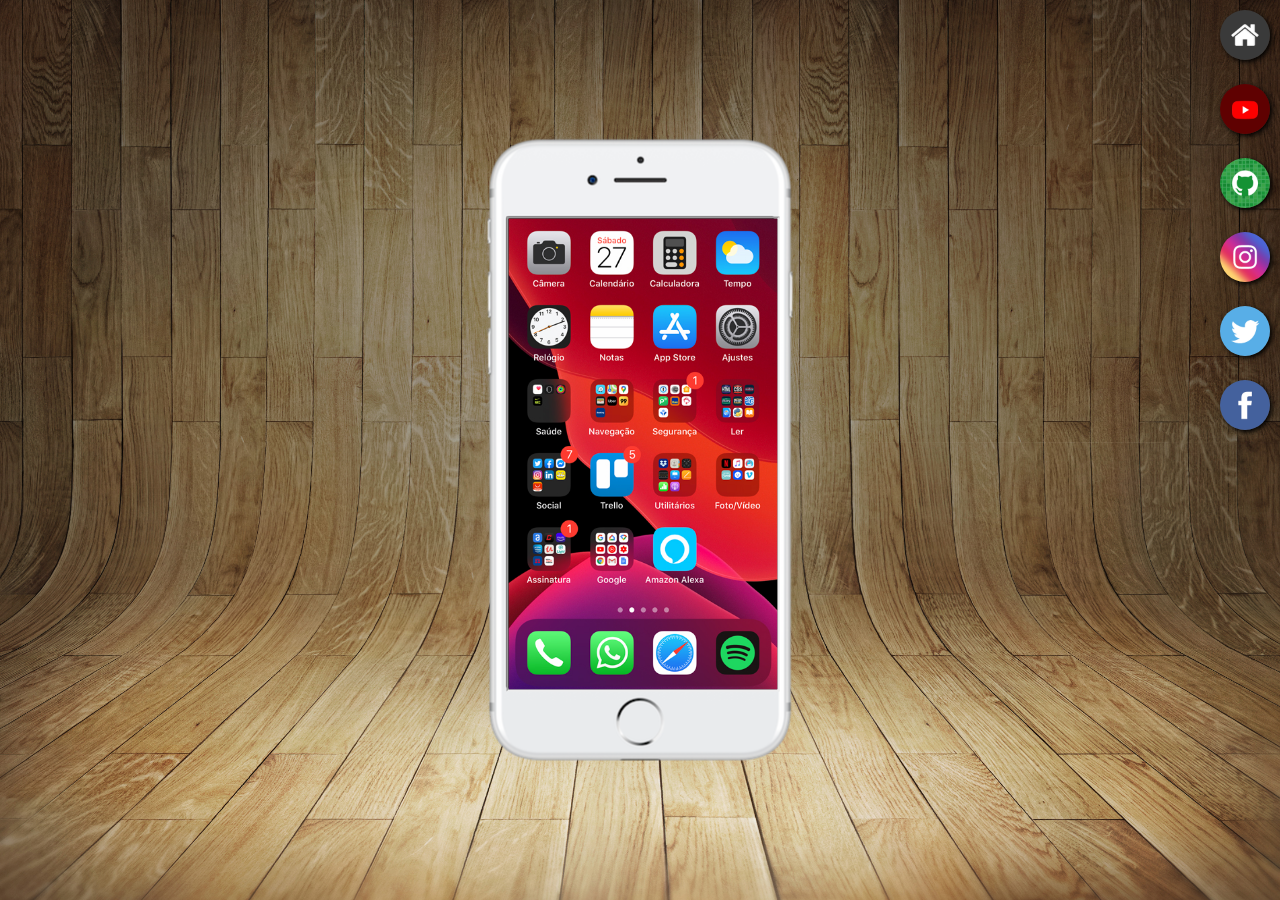
<file: index.html>
<!DOCTYPE html>
<html lang="pt-br">
<head>
    <meta charset="UTF-8">
    <meta name="viewport" content="width=device-width, initial-scale=1.0">
    <link rel="shortcut icon" href="favicon.ico" type="image/x-icon">
    <link rel="stylesheet" href="style.css">
    <title>Projeto Redes Sociais</title>
</head>
<body>
    <main>
        <section id="telefone">
            <iframe src="home.html" name="tela" id="tela"
            "0">
                Seu navegador não é compatível com isso
            </iframe>
        </section>
        <section id="redes-sociais">
            <a href="home.html" target="tela"> <img src="imagens/logo-home.jpg"
            alt="Home"></a> <br>
            <a href="youtube.html" target="tela"> <img src="imagens/logo-youtube.jpg"
            alt="YouTube"></a> <br>
            <a href="github.html" target="tela"> <img src="imagens/logo-github.jpg"
            alt="GitHub"></a> <br>
            <a href="instagram.html" target="tela"> <img src="imagens/logo-instagram.jpg"
            alt="Instagram"></a> <br>
            <a href="twitter.html" target="tela"> <img src="imagens/logo-twitter.jpg"
            alt="Twitter"></a> <br>
            <a href="Facebook.html" target="tela"> <img src="imagens/logo-facebook.jpg"
            alt="Facebook"></a>
        </section>
    </main>
</body>
</html>
</file>
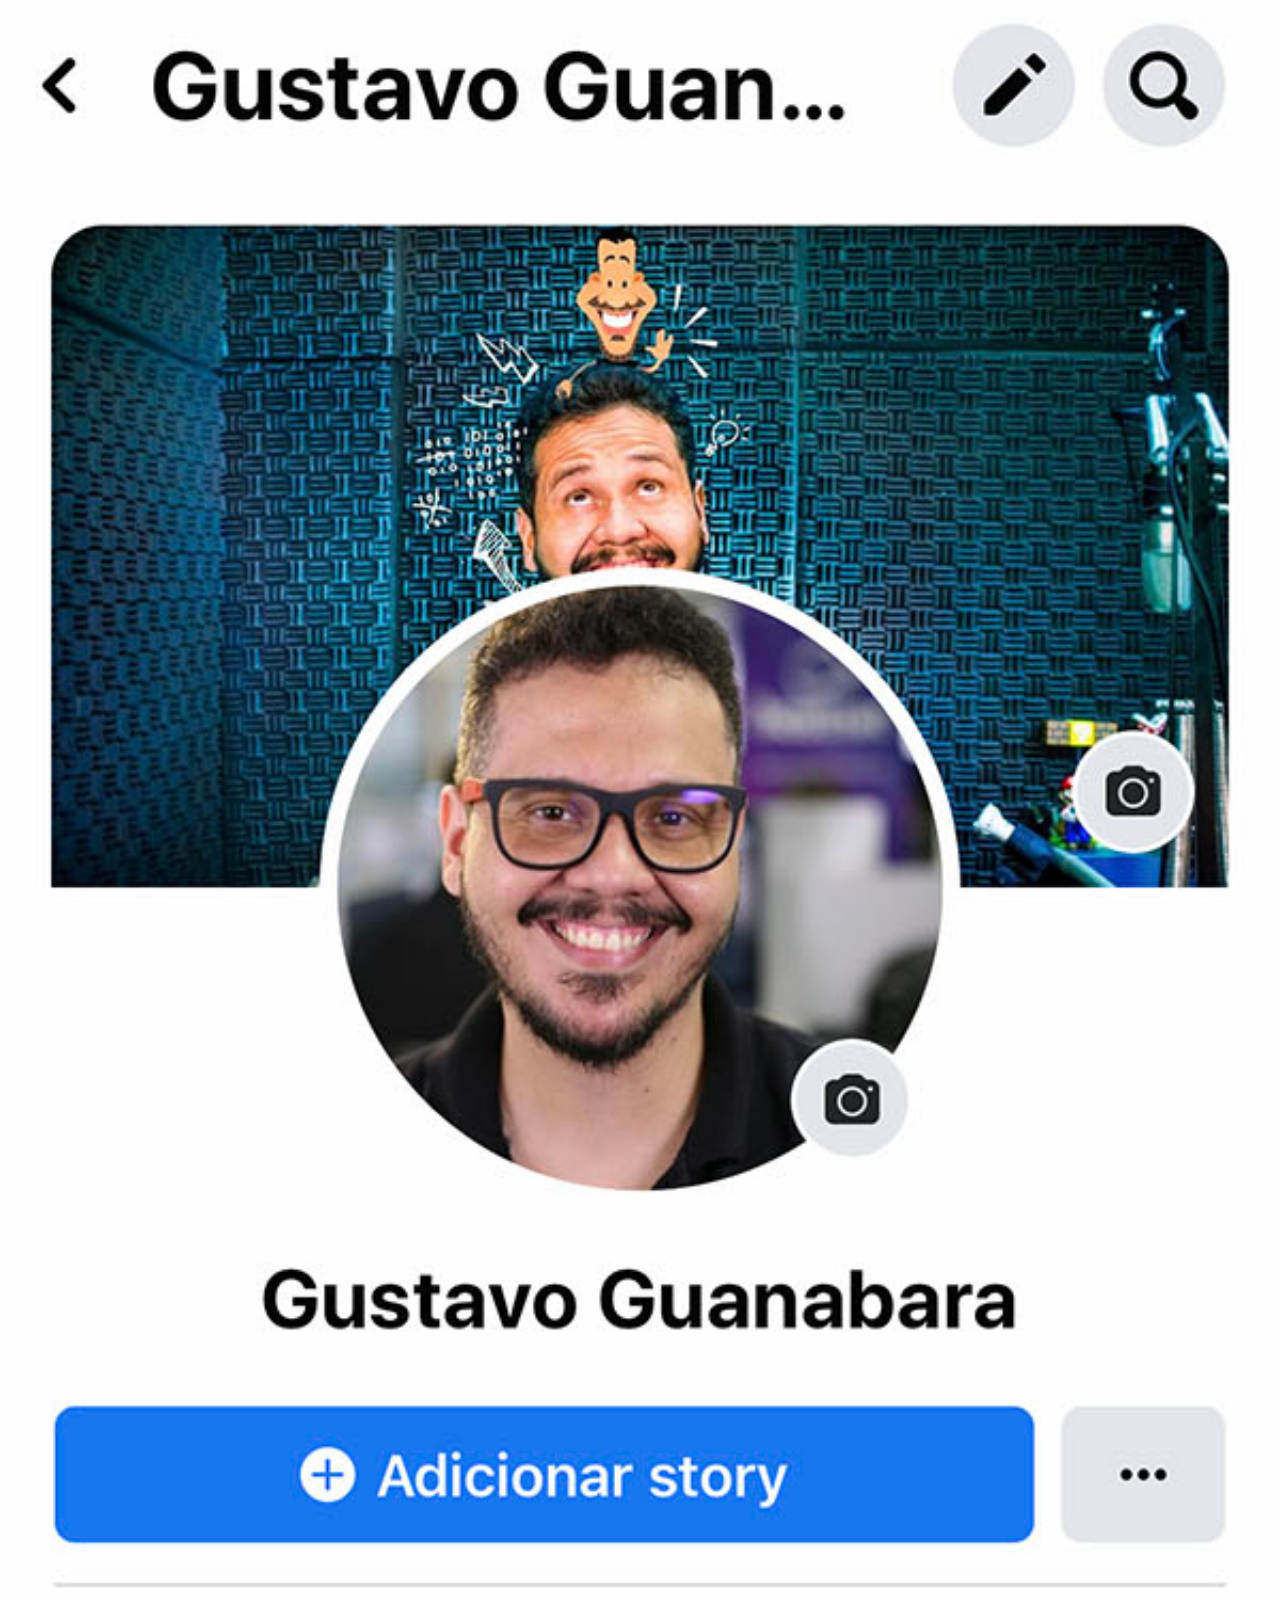
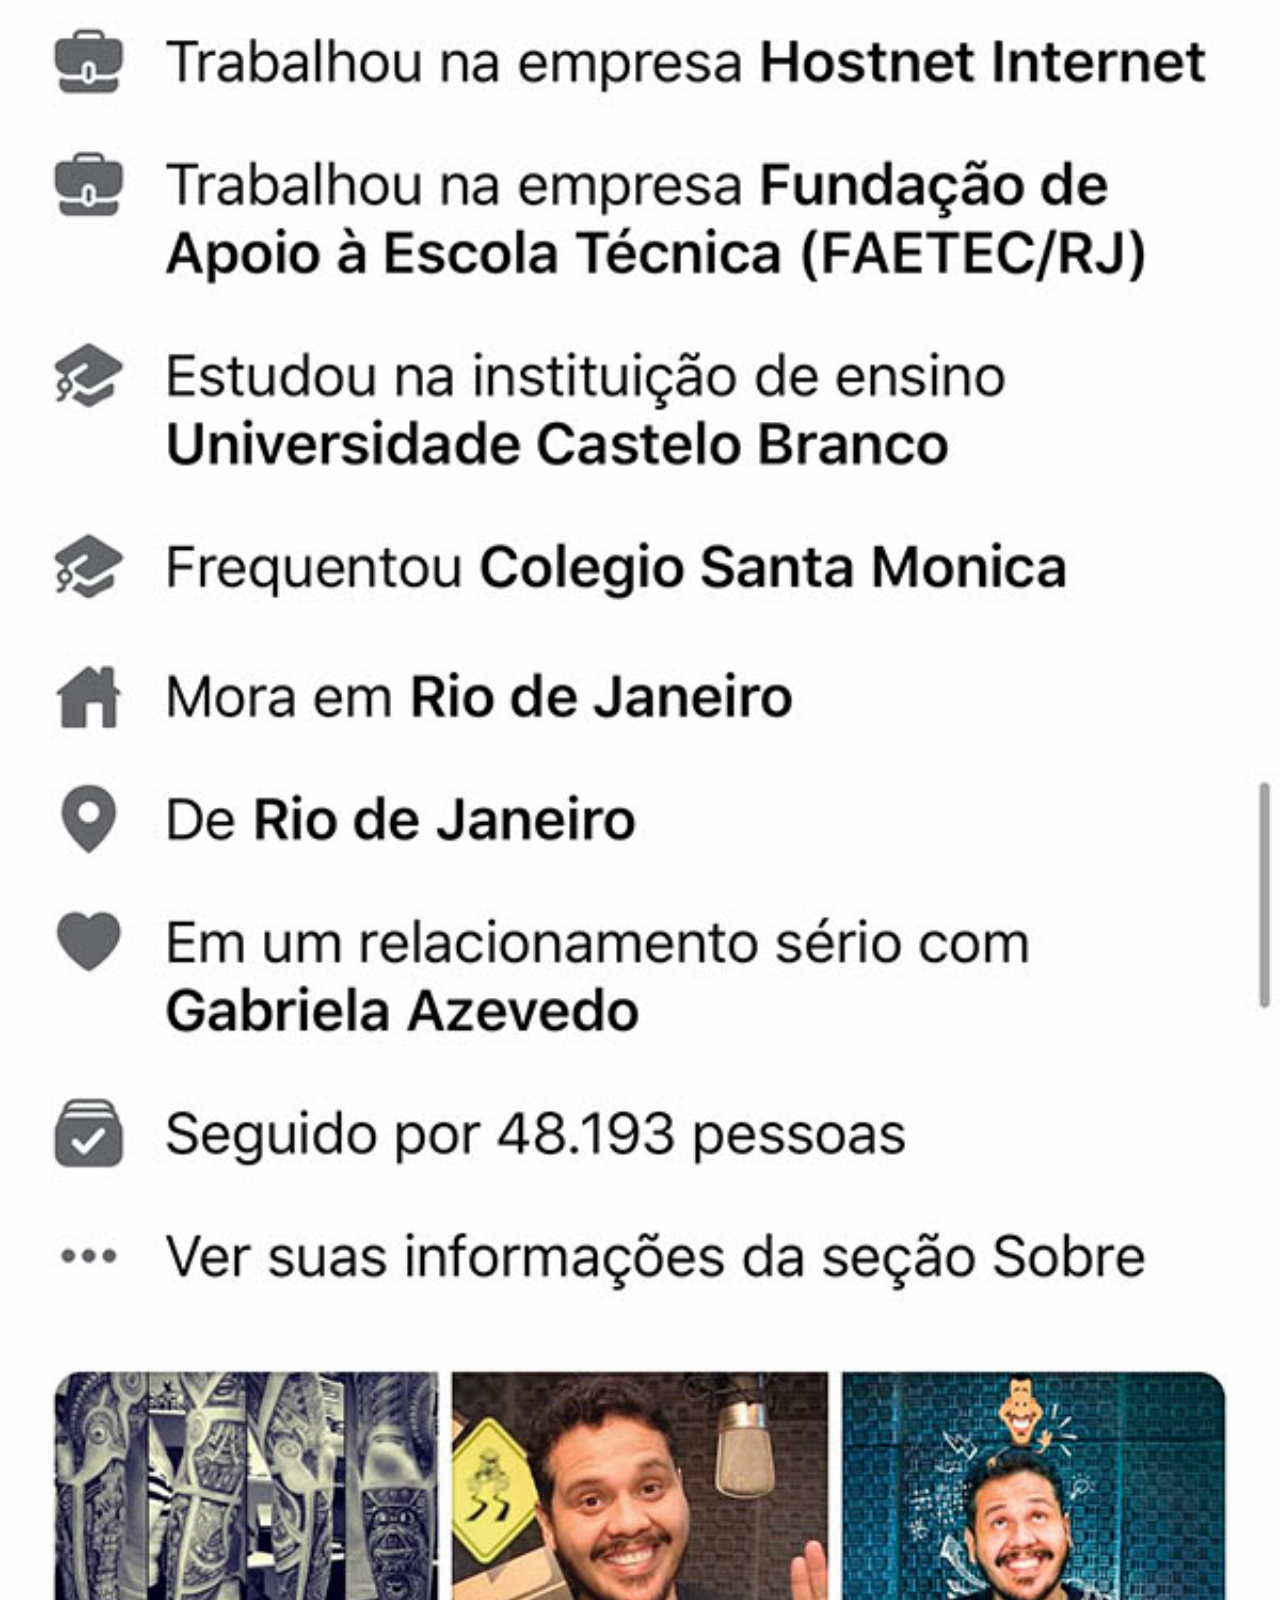
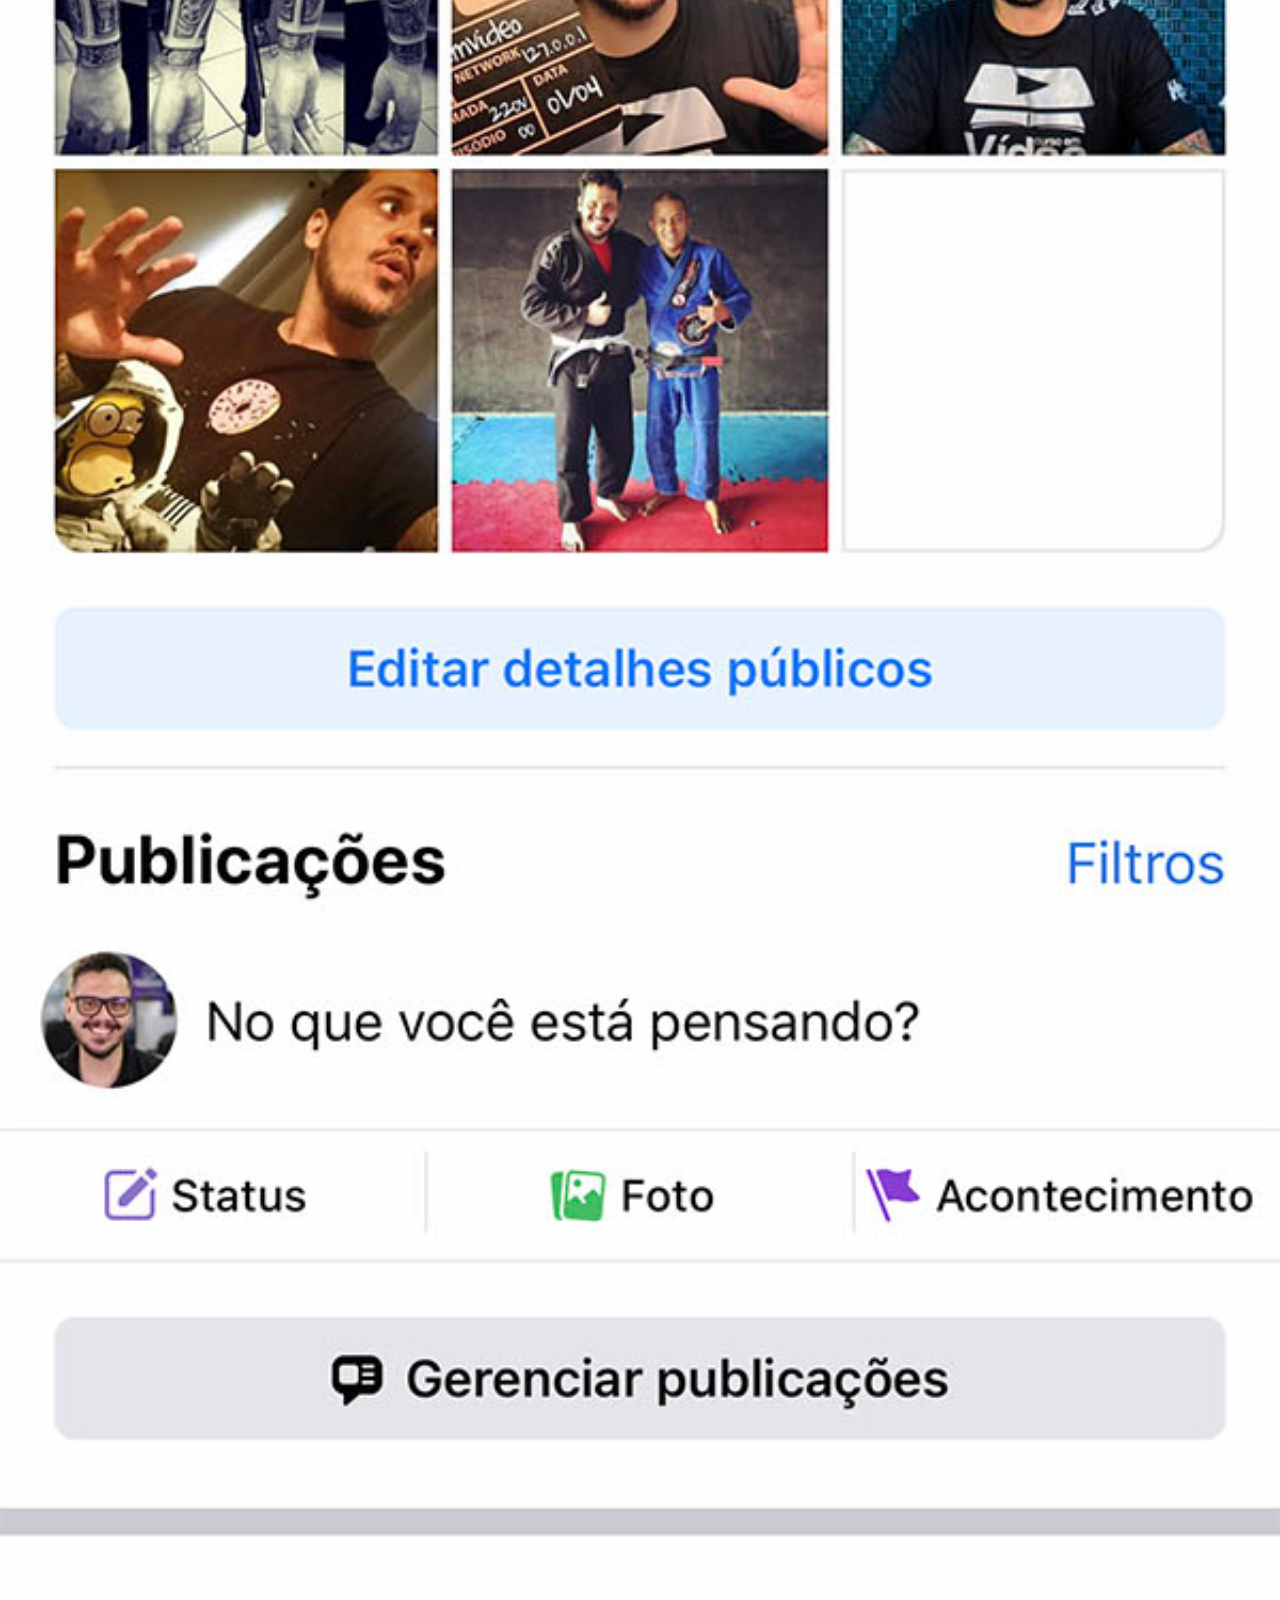
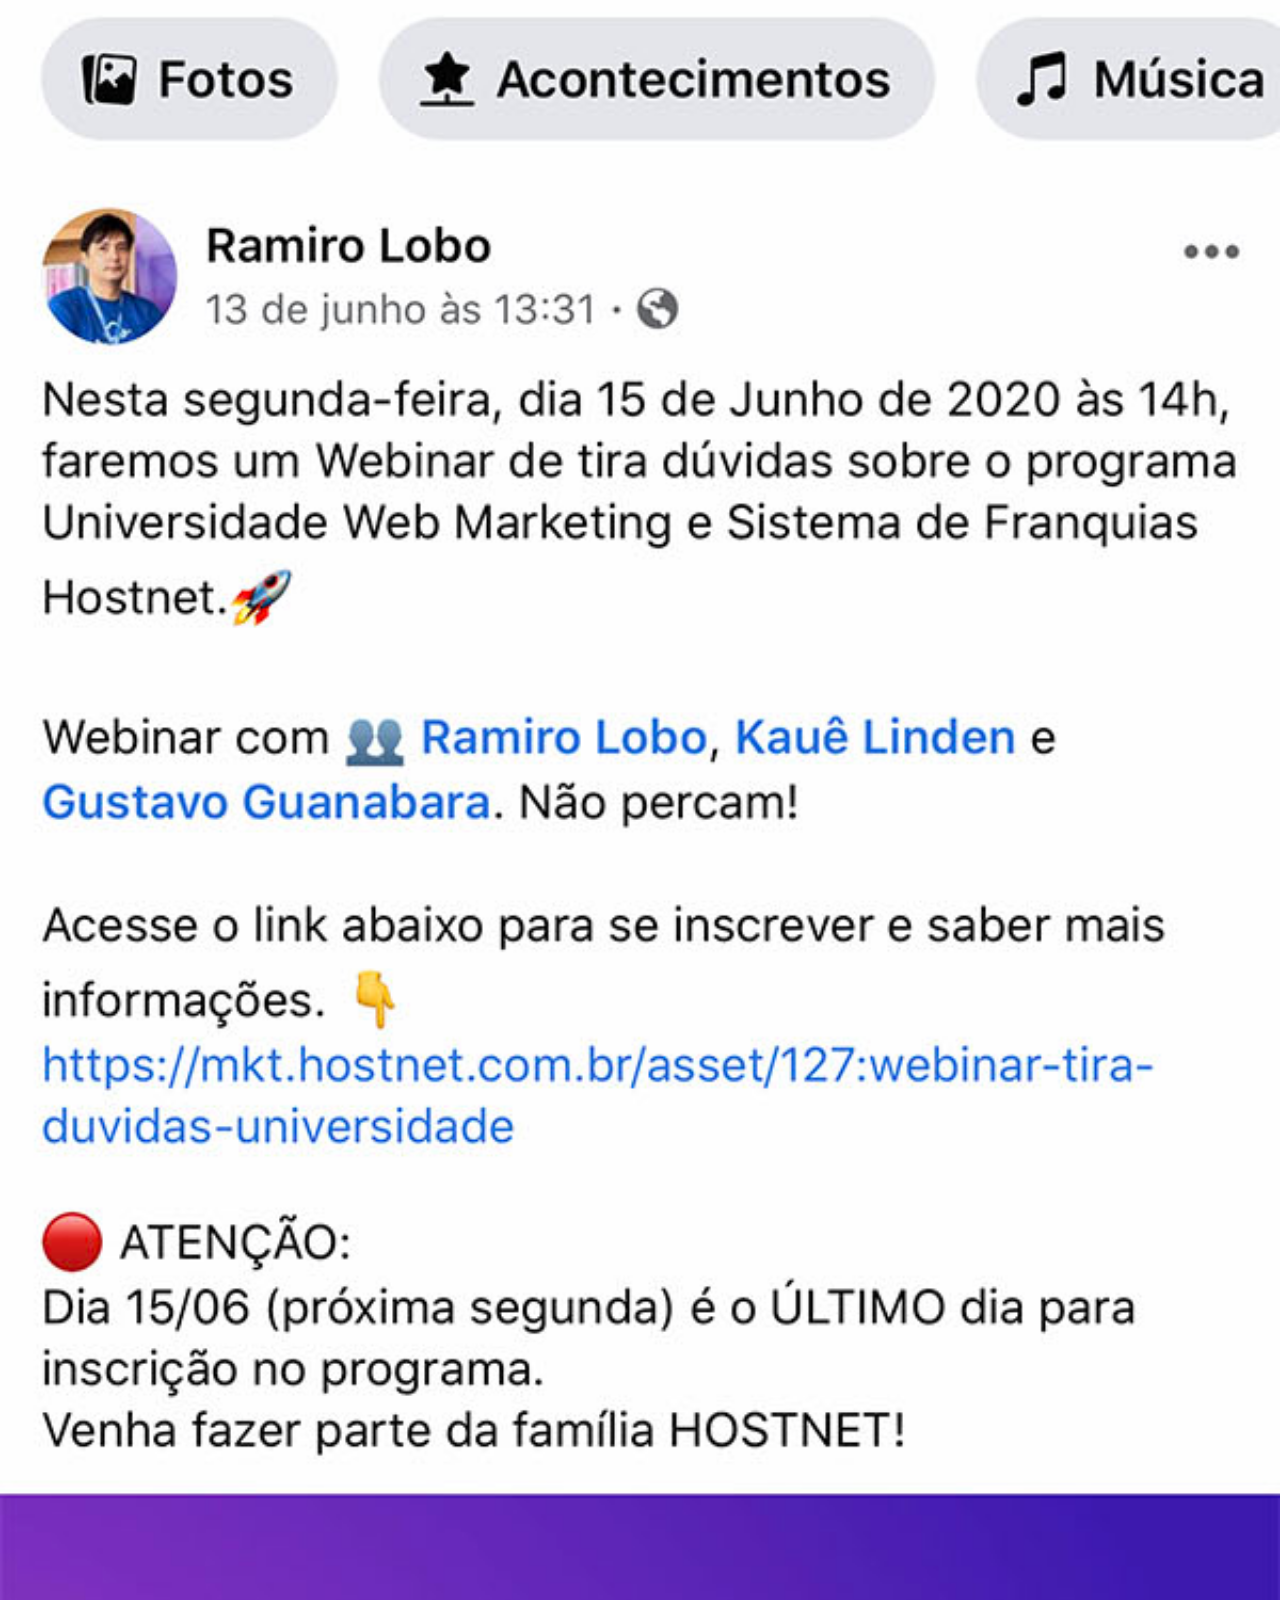
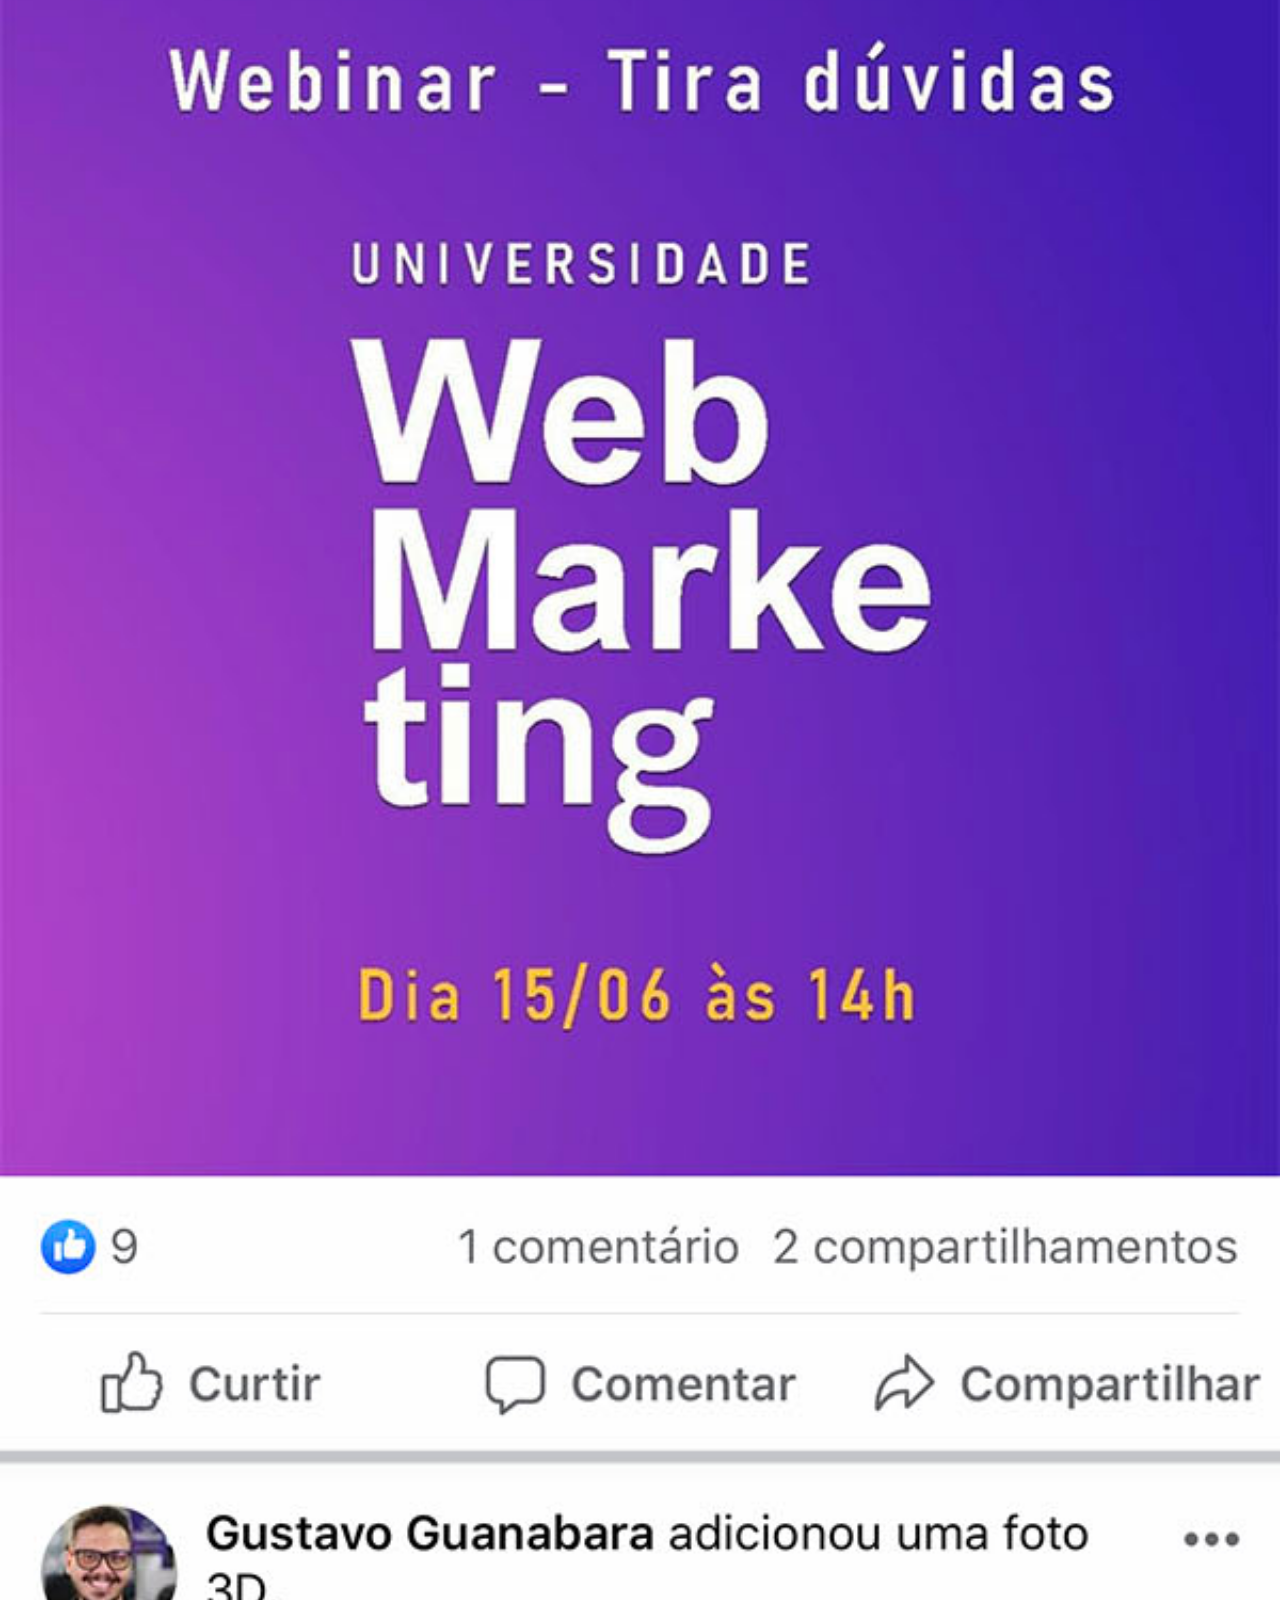
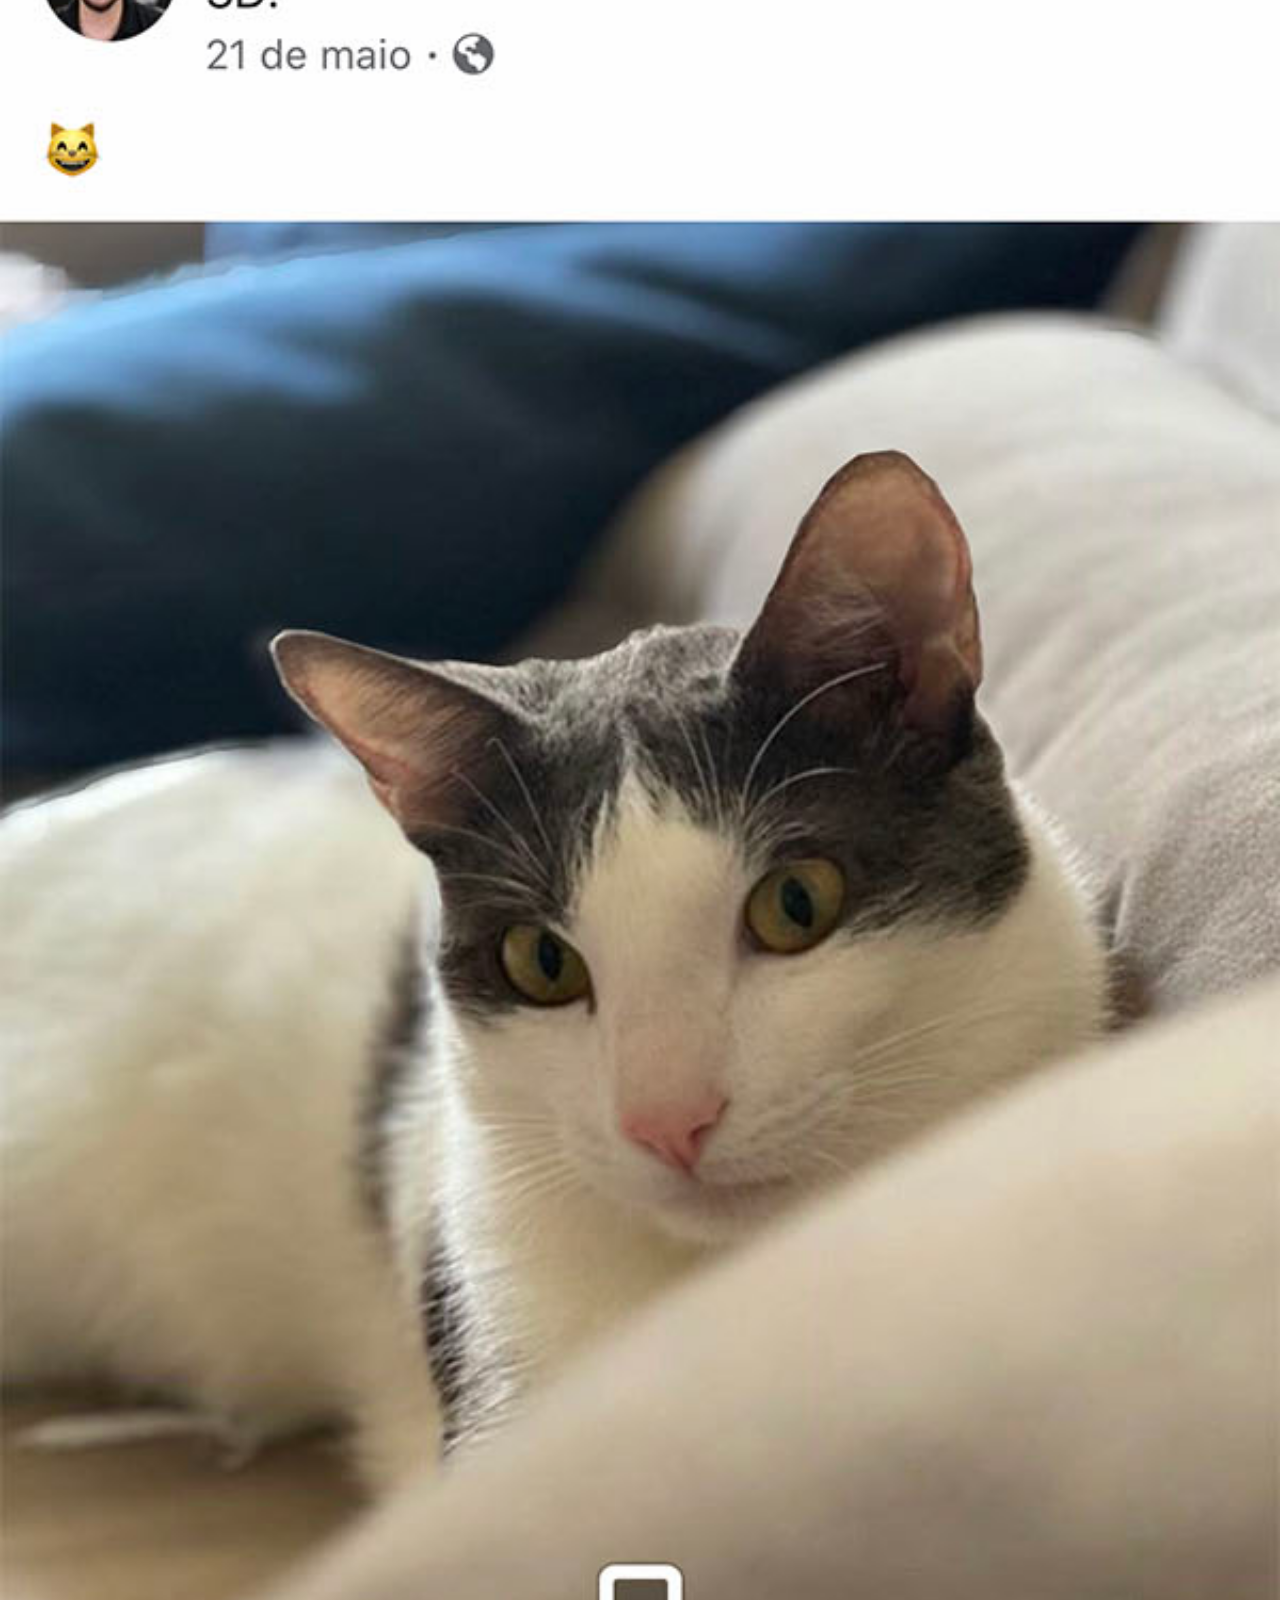
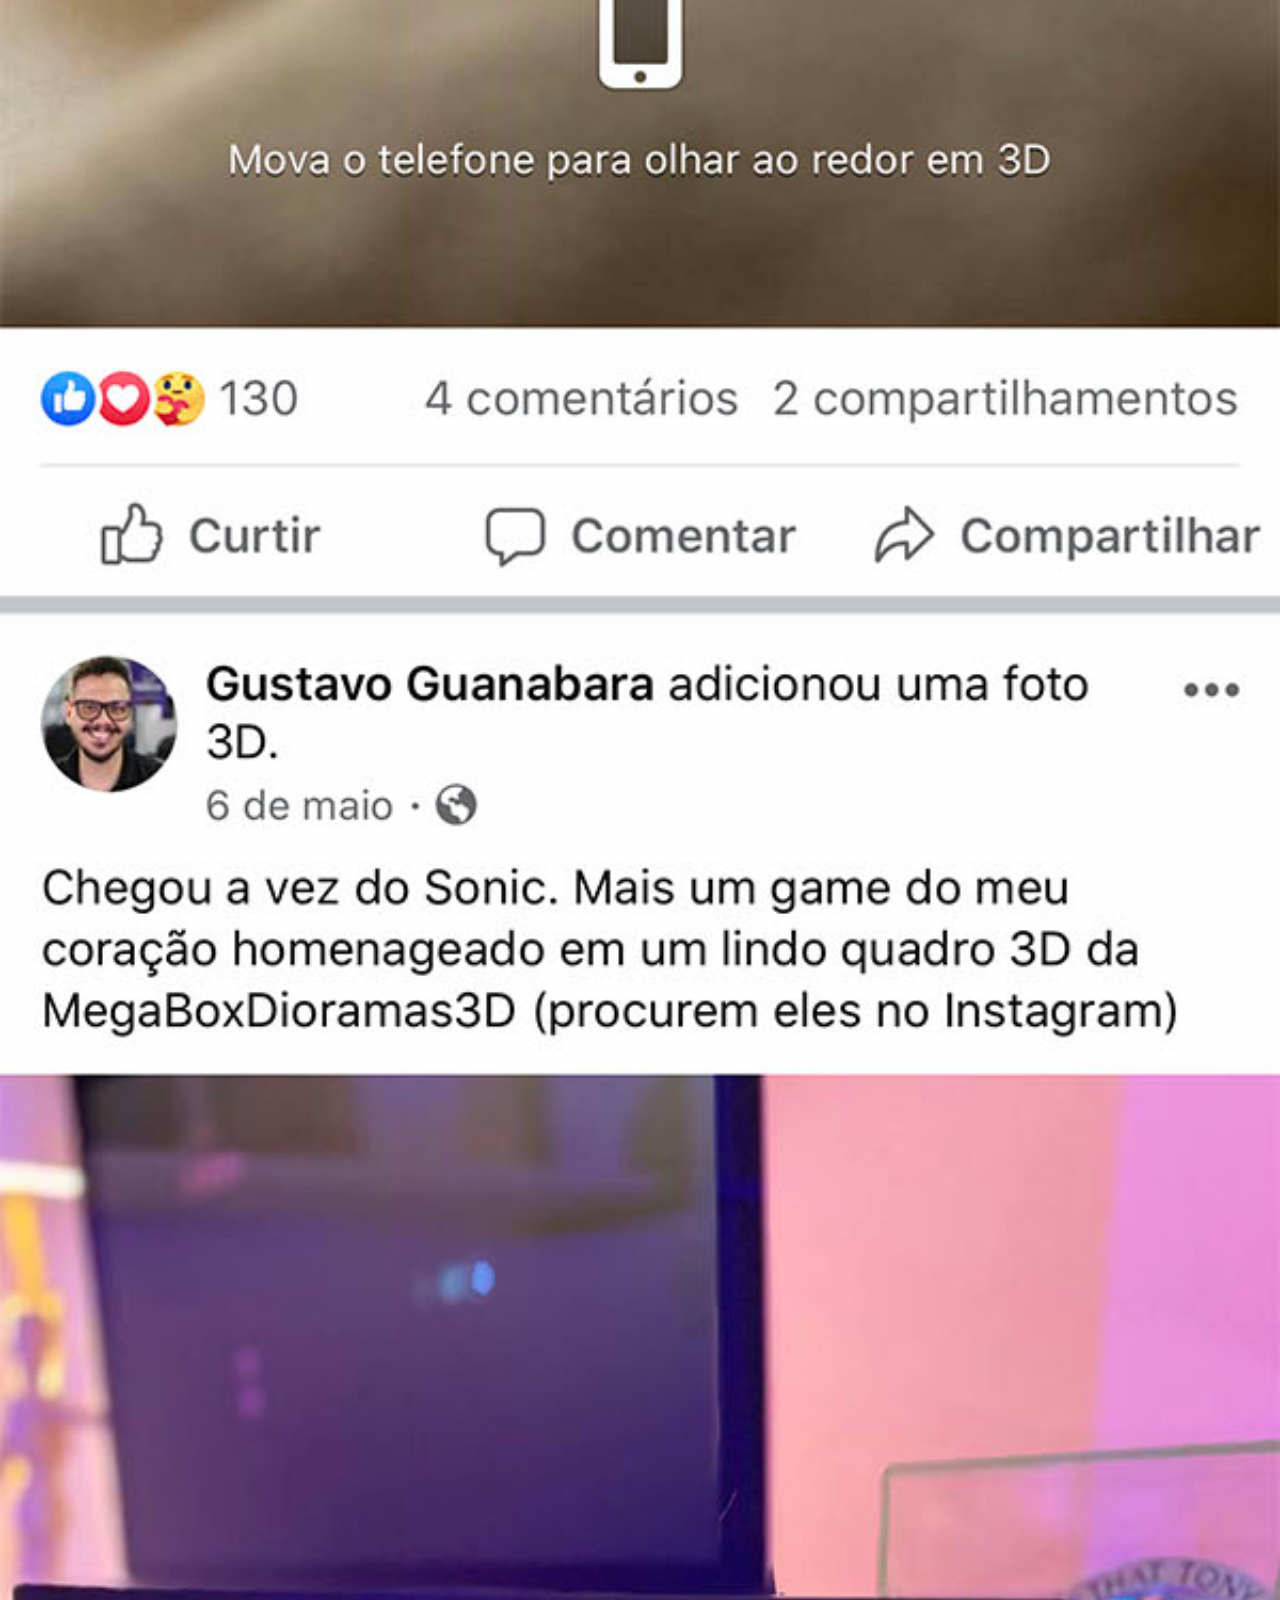
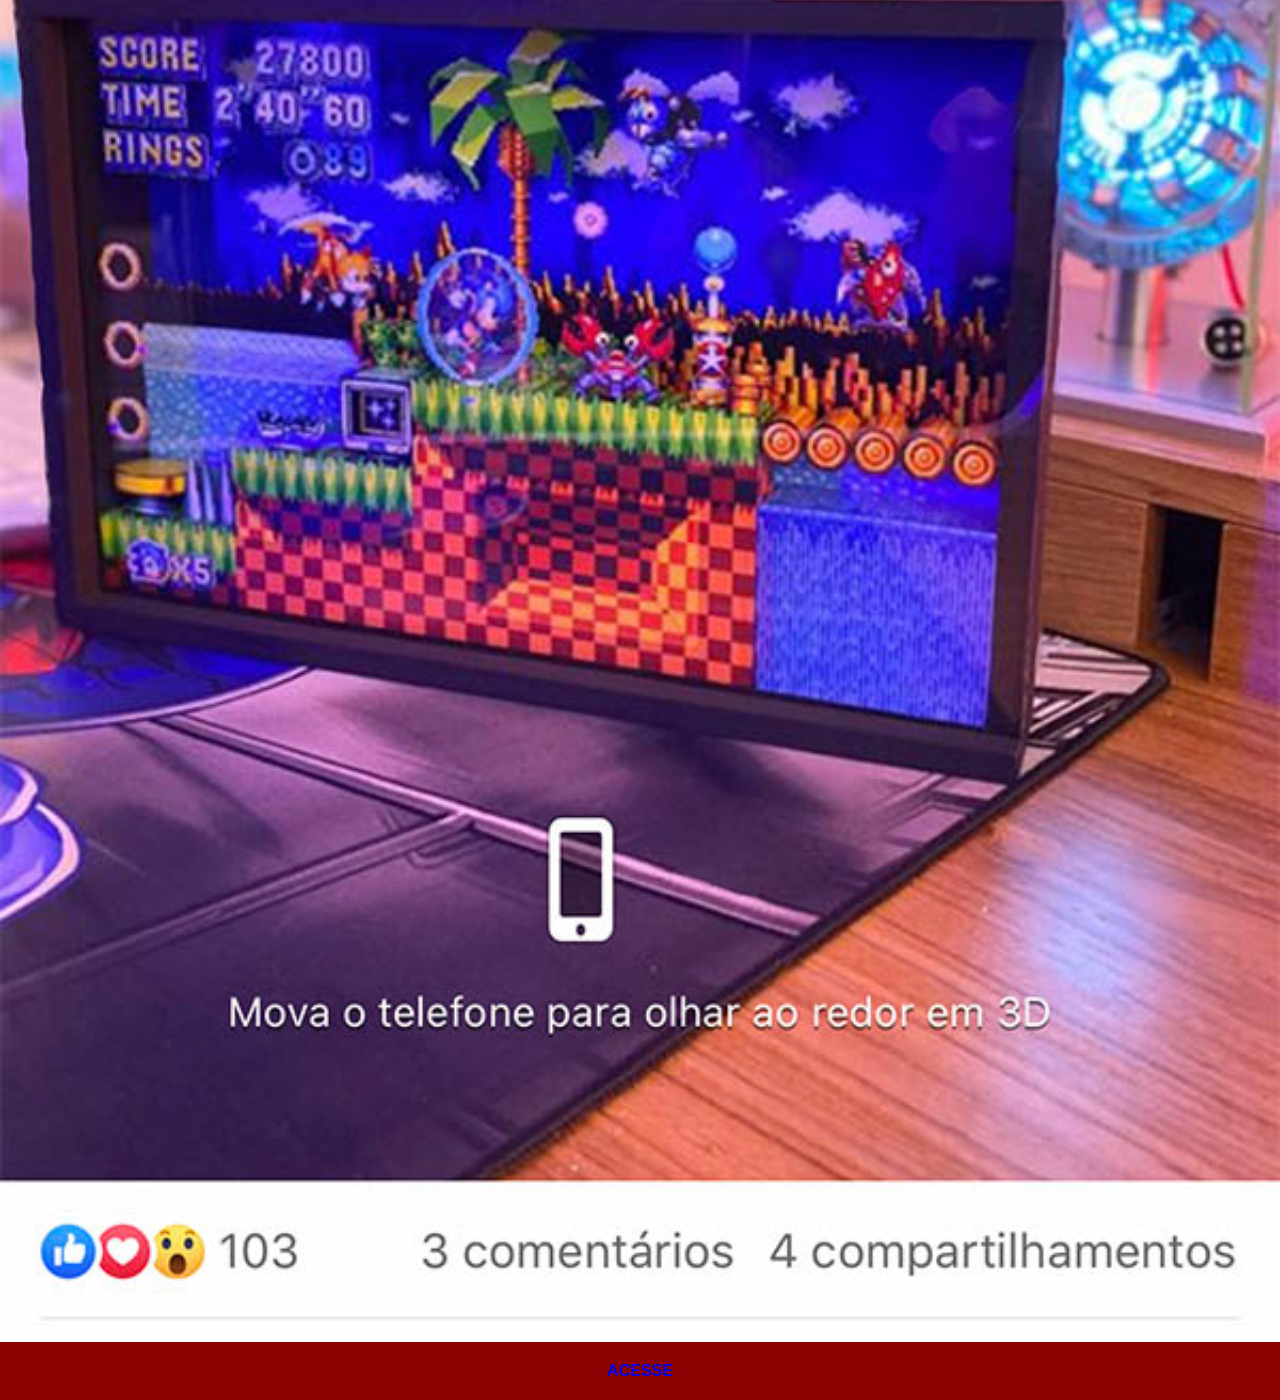
<file: Facebook.html>
<!DOCTYPE html>
<html lang="pt-br">
<head>
    <meta charset="UTF-8">
    <meta name="viewport" content="width=device-width, initial-scale=1.0">
    <title>Facebook</title>
    <link rel="stylesheet" href="estilos/social.css">
</head>
<body>
    <img src="imagens/tela-facebook.jpg" alt="Facebook">
    <a href="https://www.facebook.com/gustavoguanabara/">ACESSE</a>
</body>
</html>
</file>
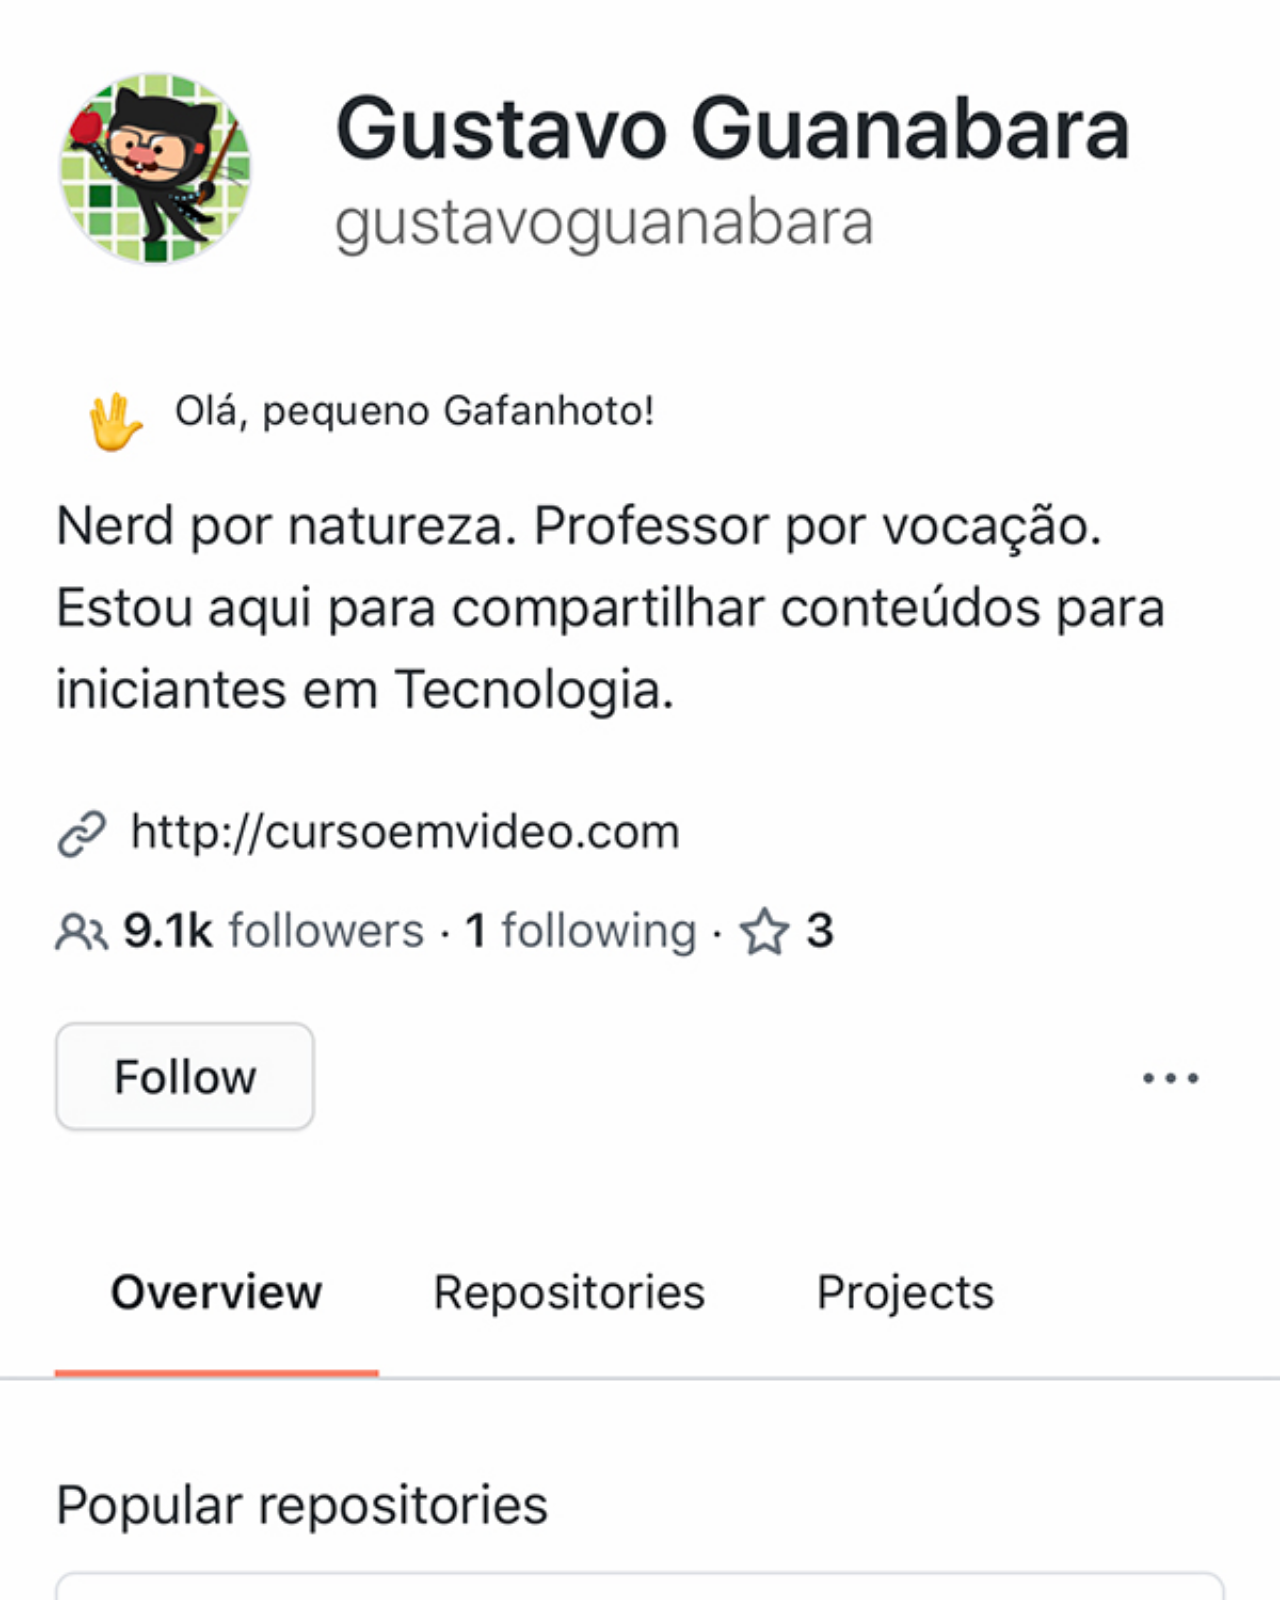
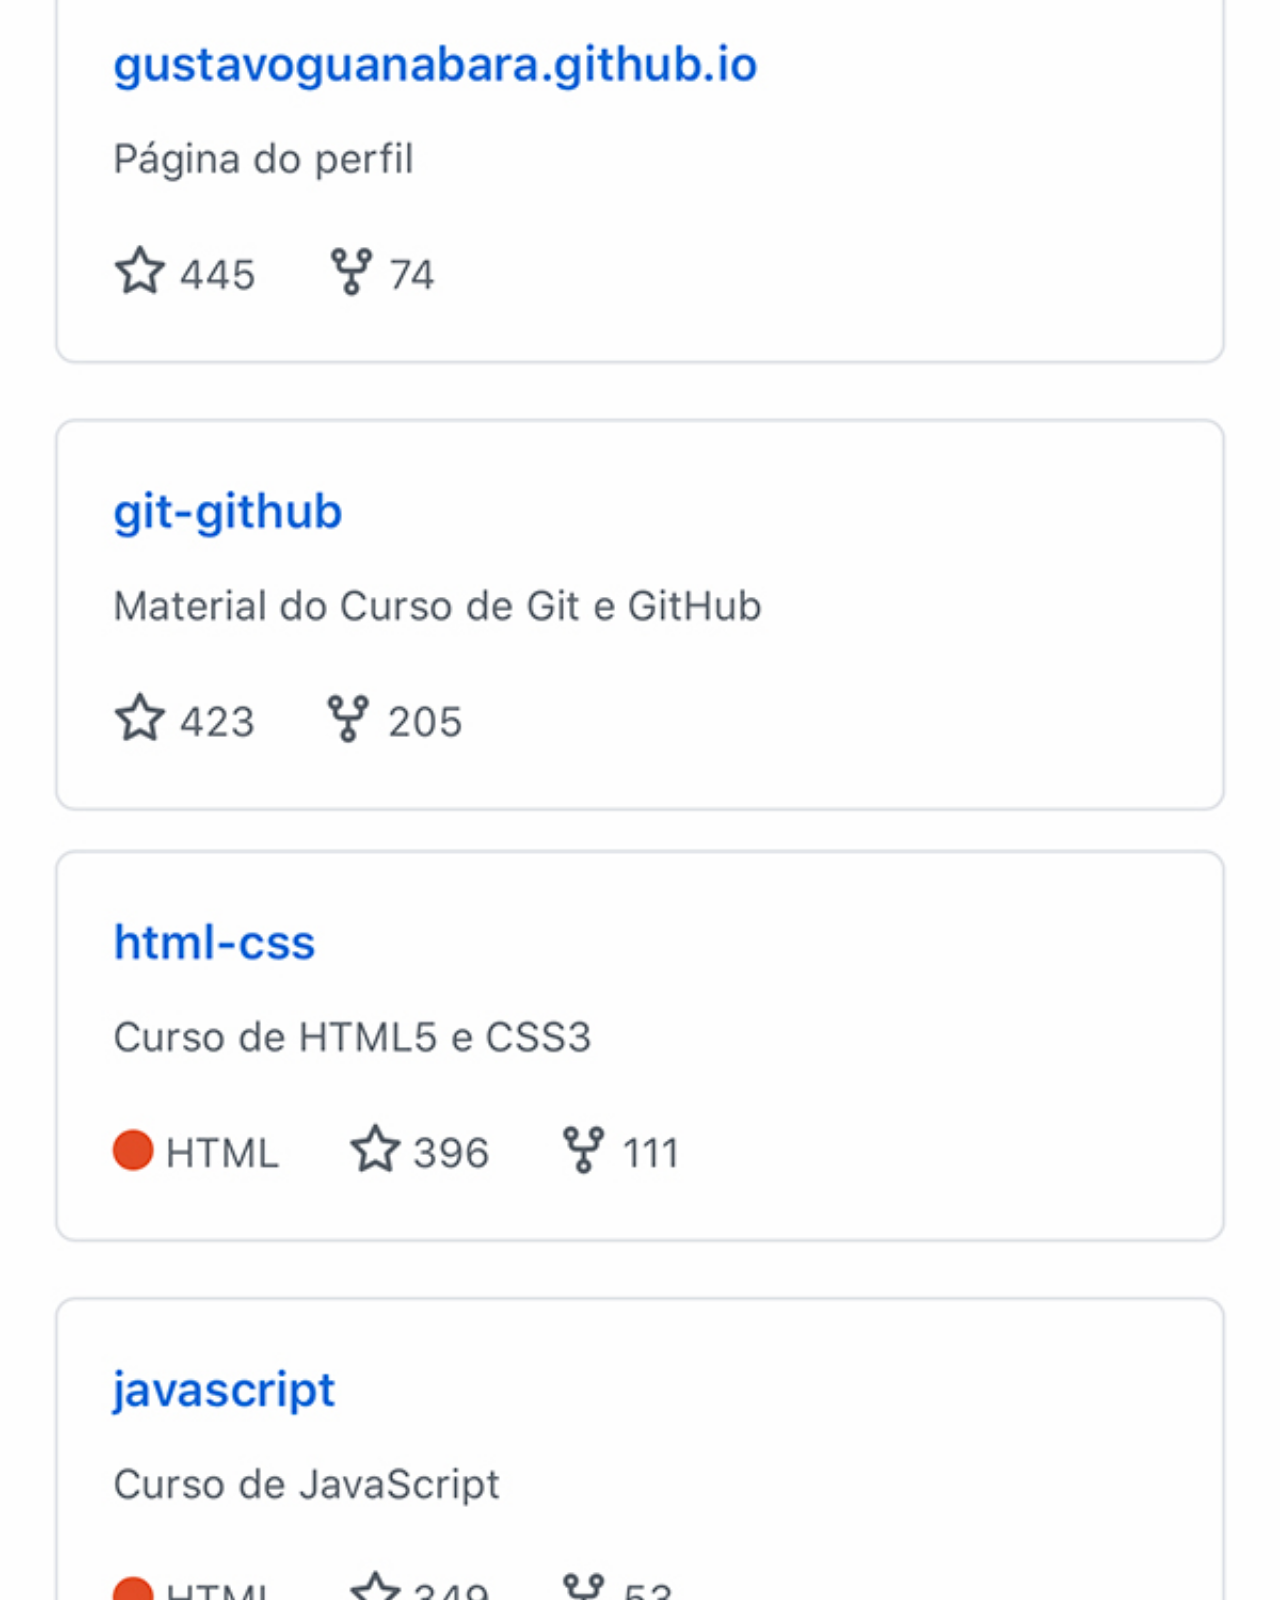
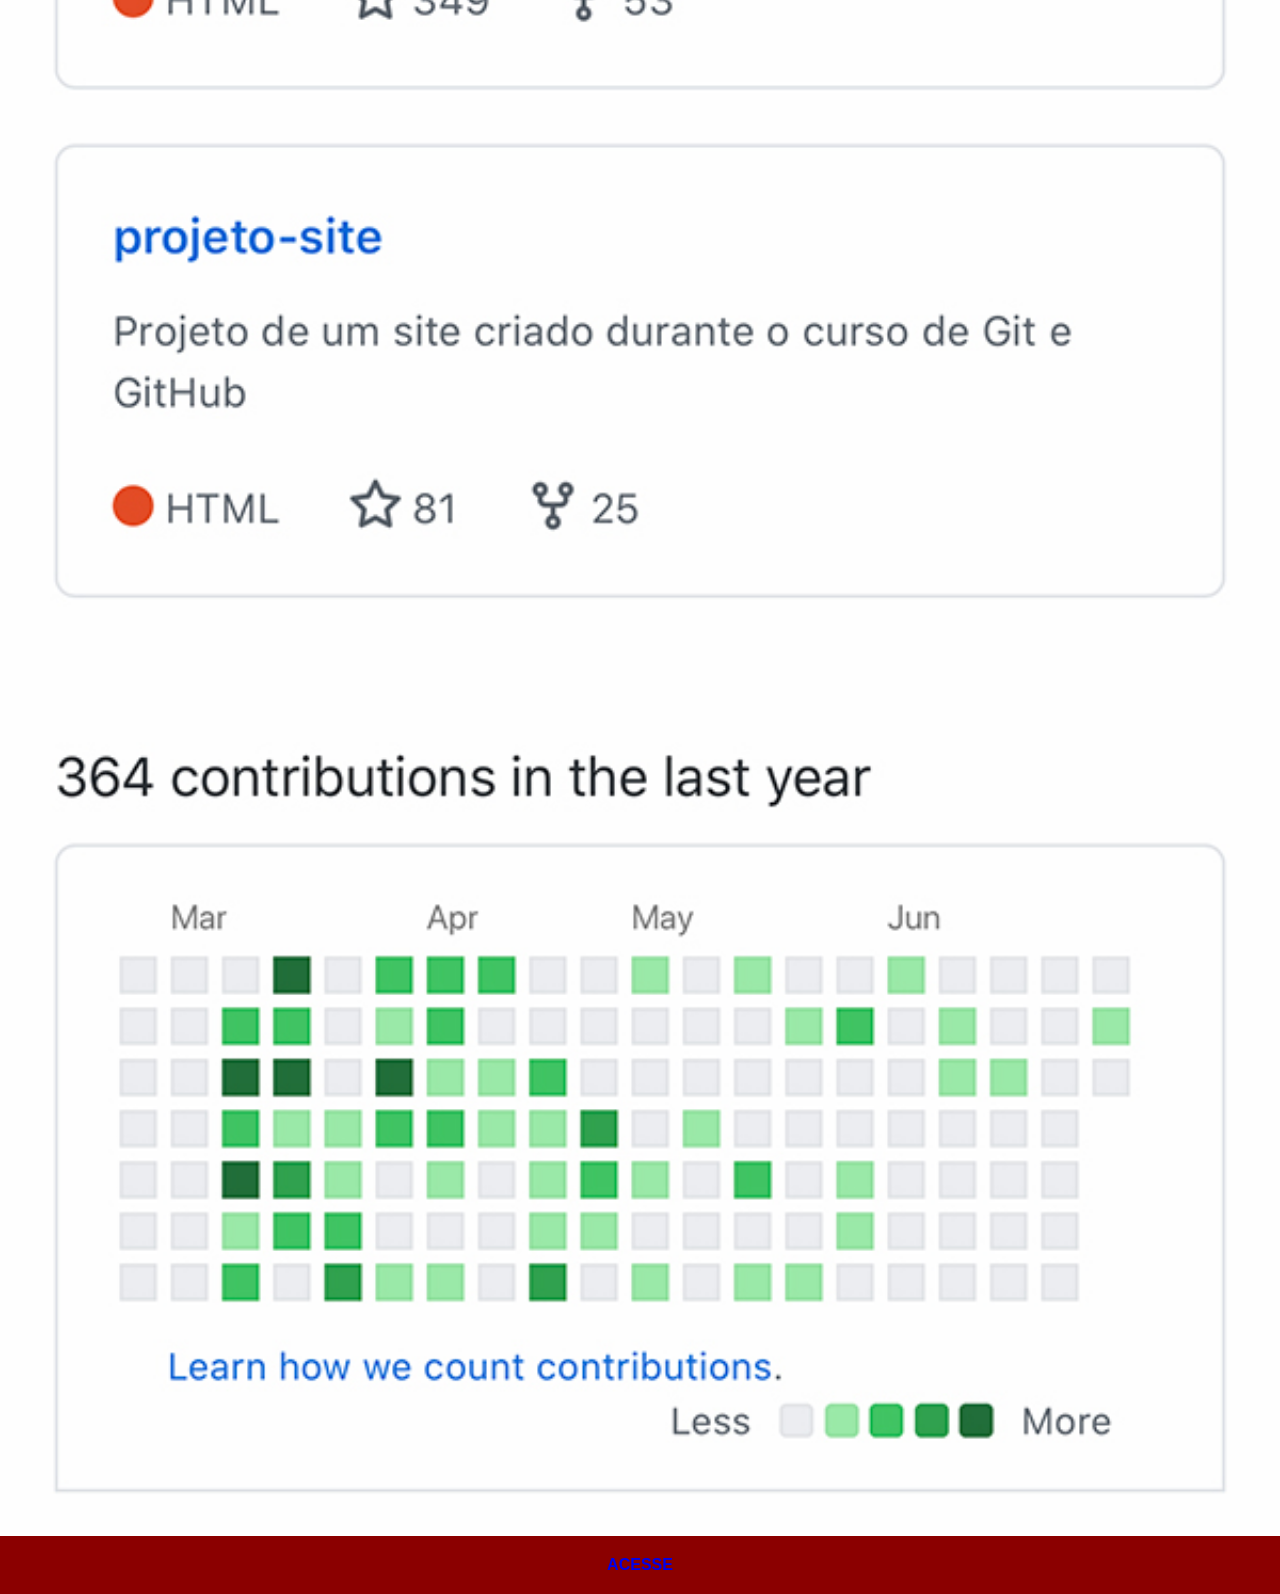
<file: github.html>
<!DOCTYPE html>
<html lang="pt-br">
<head>
    <meta charset="UTF-8">
    <meta name="viewport" content="width=device-width, initial-scale=1.0">
    <title>GitHub</title>
    <link rel="stylesheet" href="estilos/social.css">
</head>
<body>
    <img src="imagens/tela-github.jpg" alt="GitHub">
    <a href="https://github.com/gustavoguanabara" target="_blank">ACESSE</a>
</body>
</html>
</file>
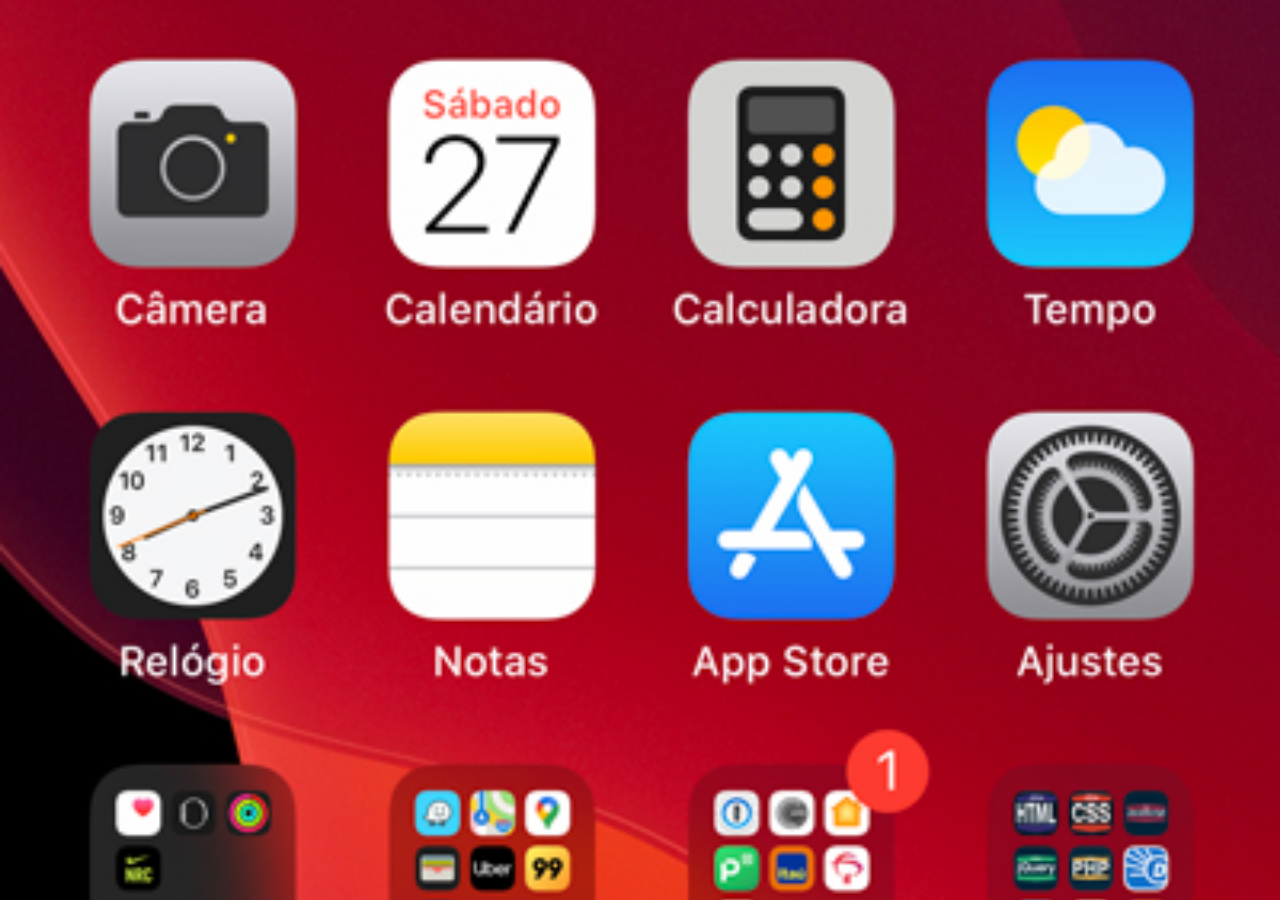
<file: home.html>
<!DOCTYPE html>
<html lang="pt-br">
<head>
    <meta charset="UTF-8">
    <meta name="viewport" content="width=device-width, initial-scale=1.0">
    <title>Document</title>
</head>

<style>
    * {
        margin: 0px;
        padding: 0px;
    }

    body {
        width: 100vw;
        height: 100vh;
        background: black url('imagens/tela-home.jpg') no-repeat
        top center;
        background-size: cover;
    }
</style>
<body>
    
</body>
</html>
</file>
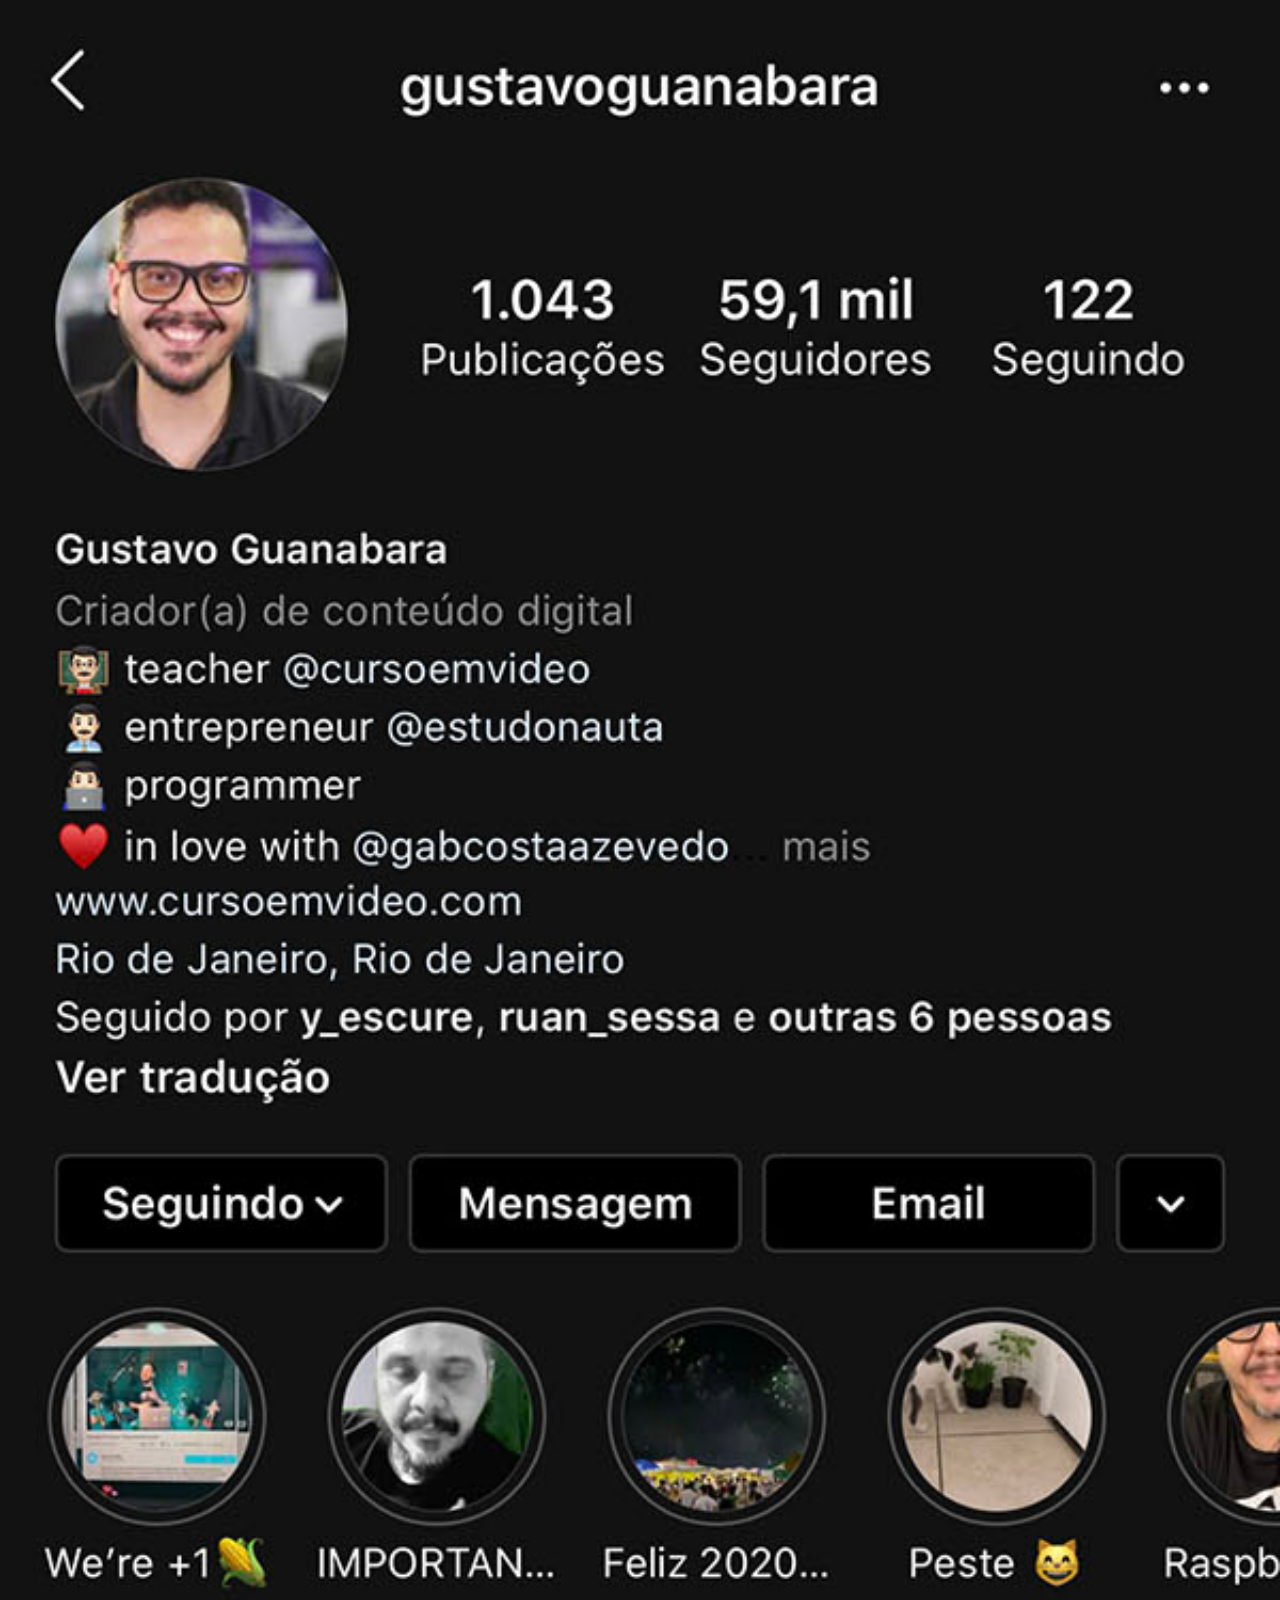
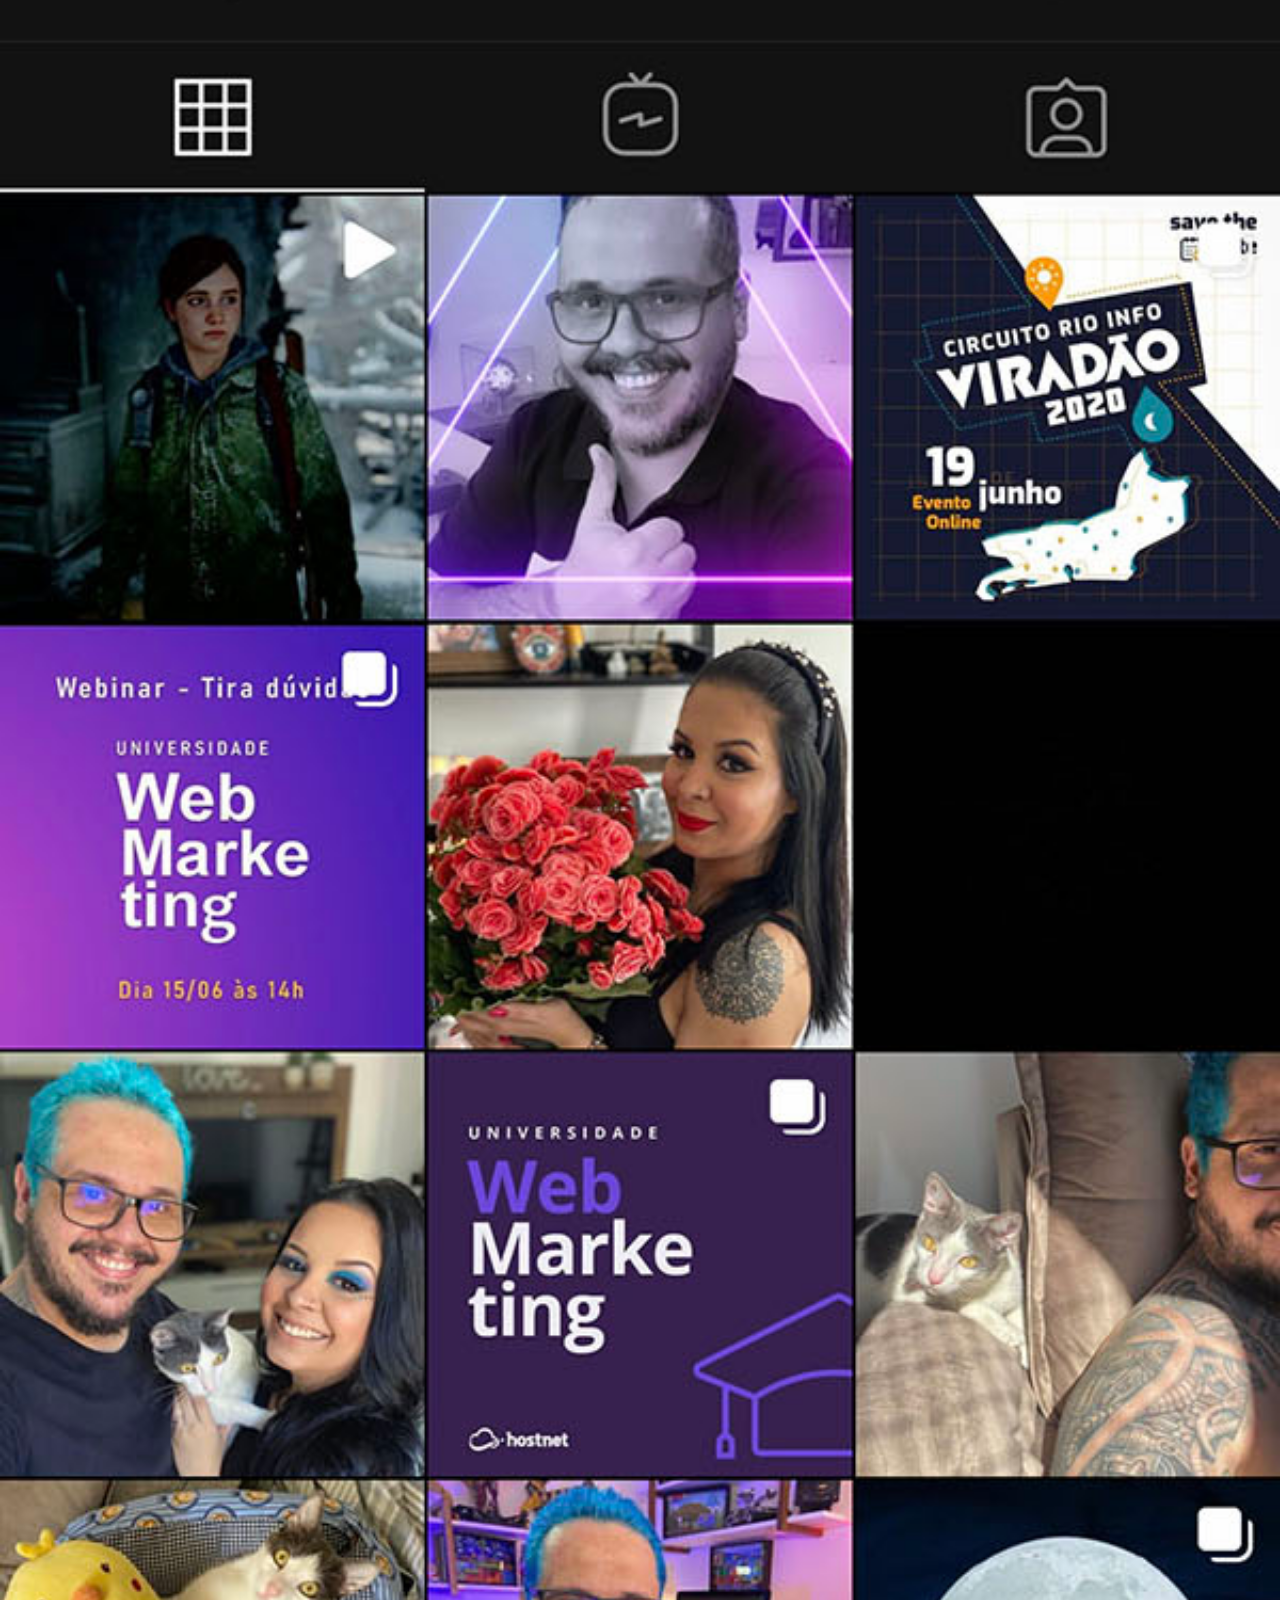
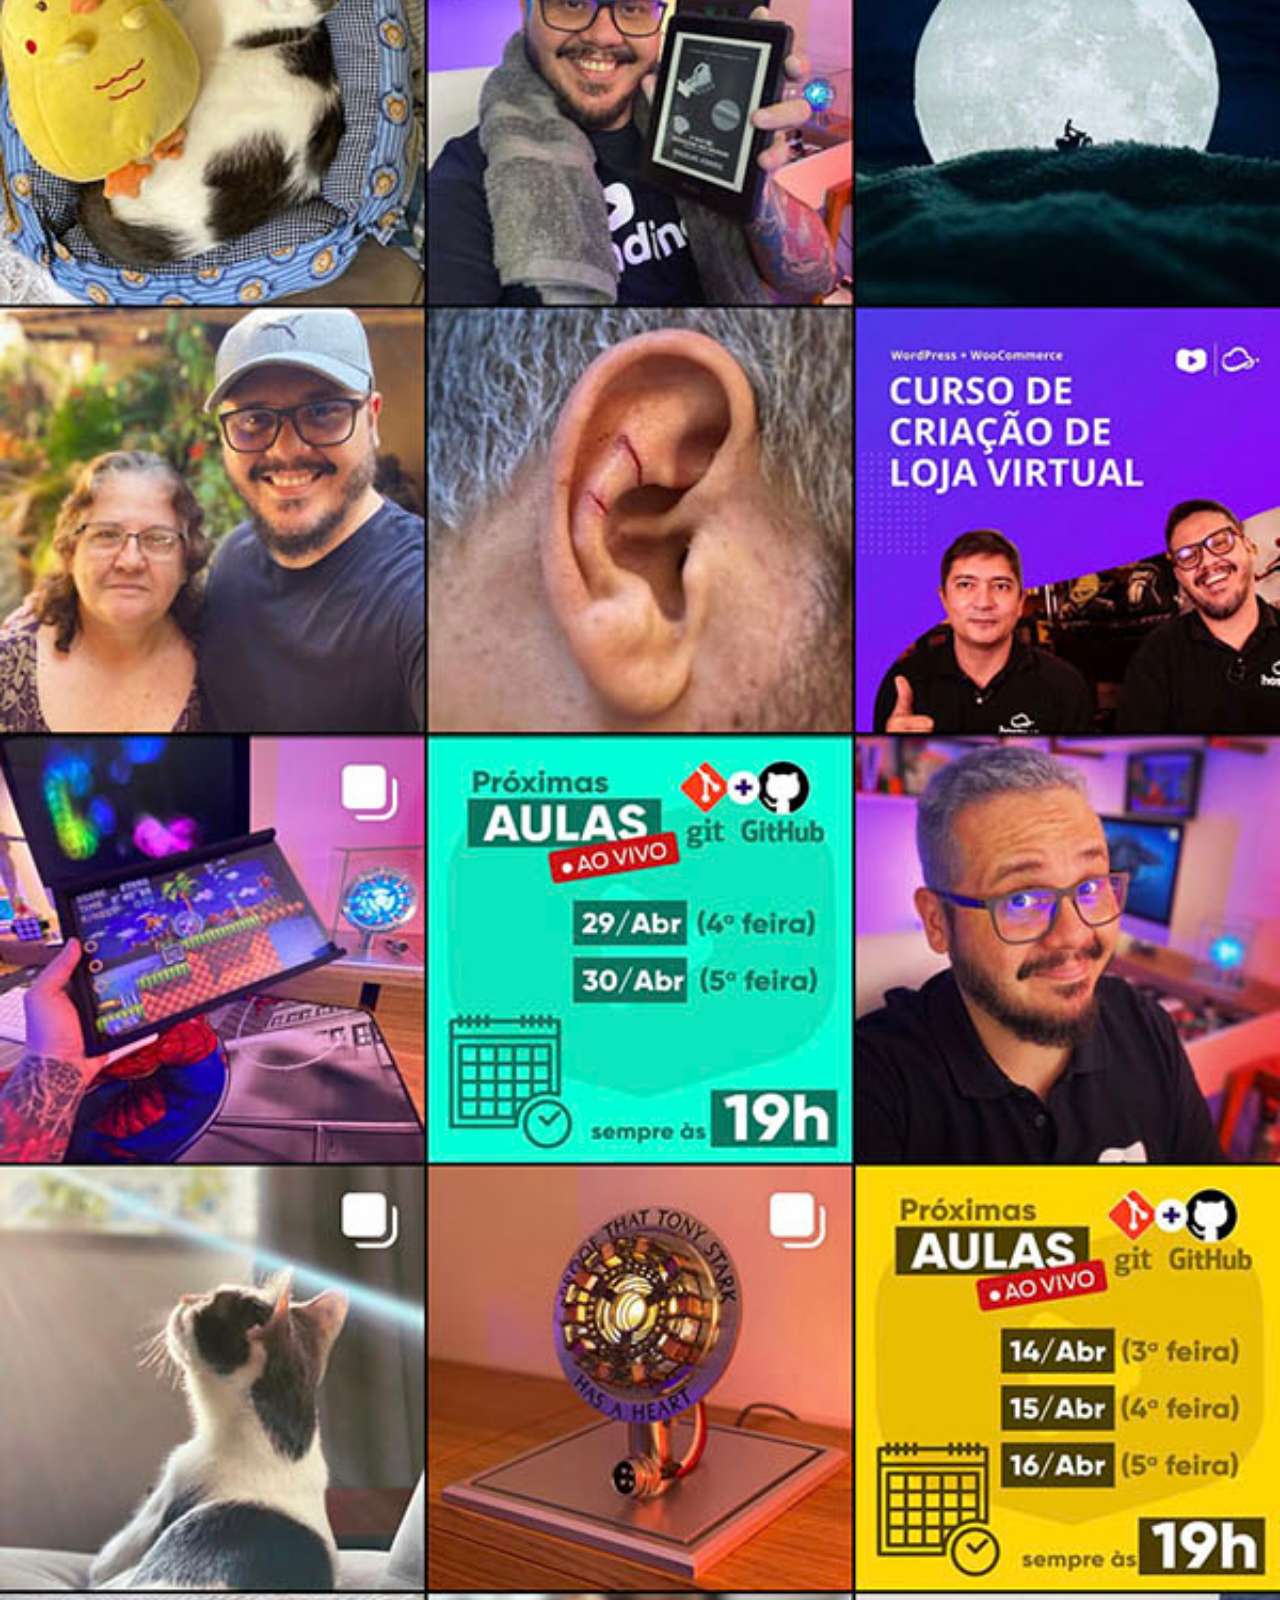
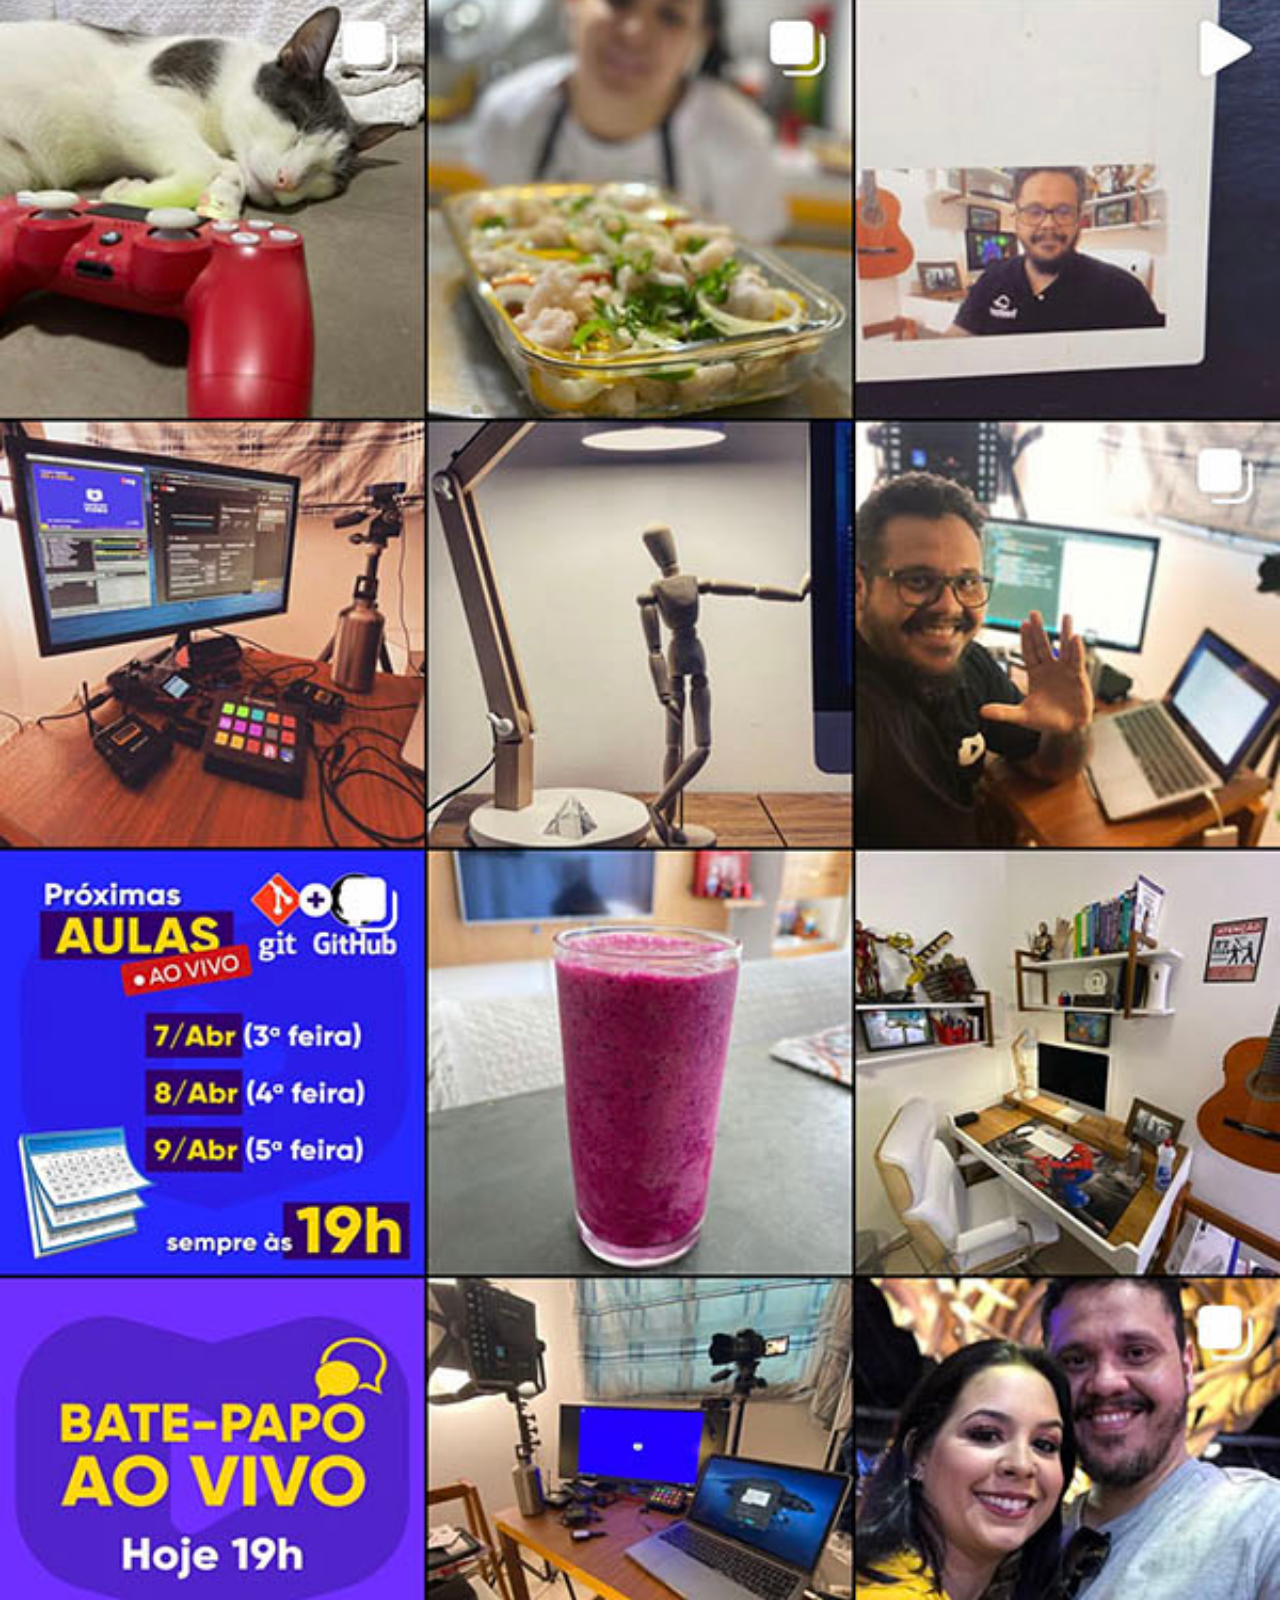
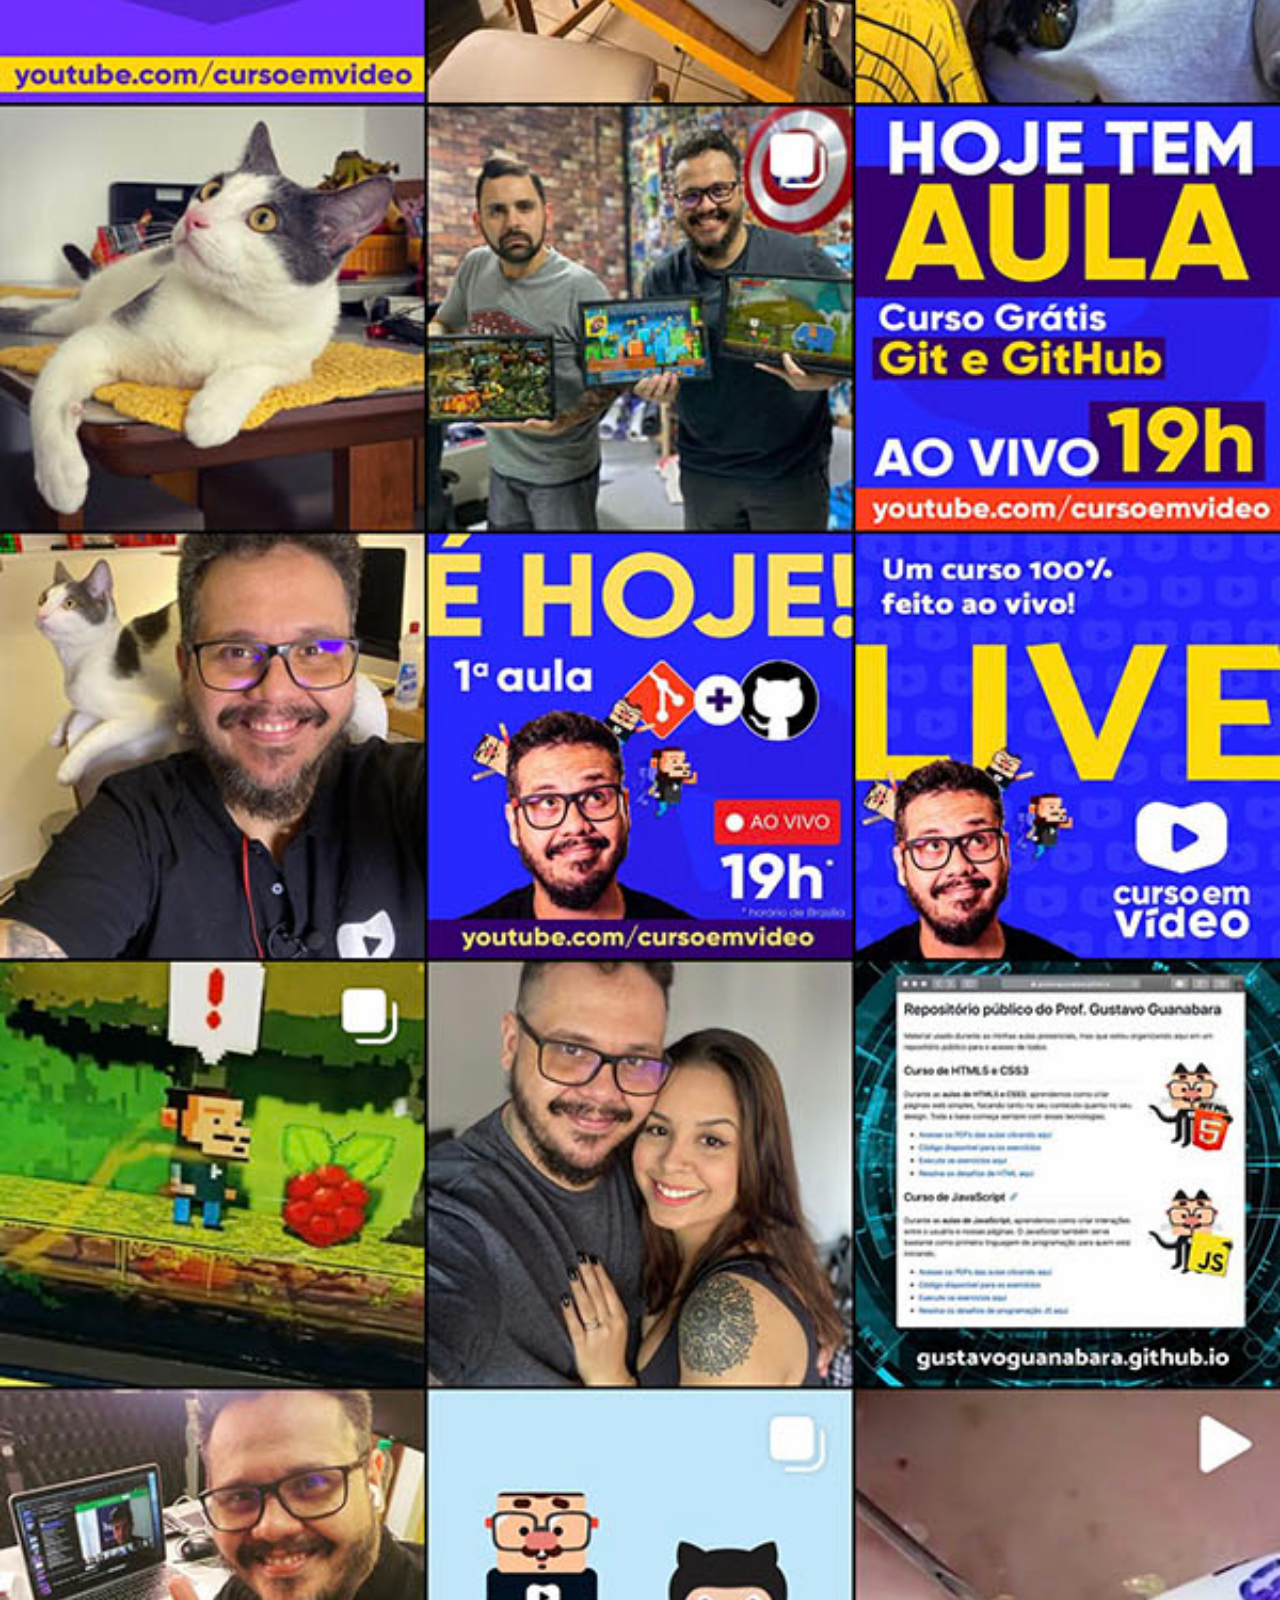
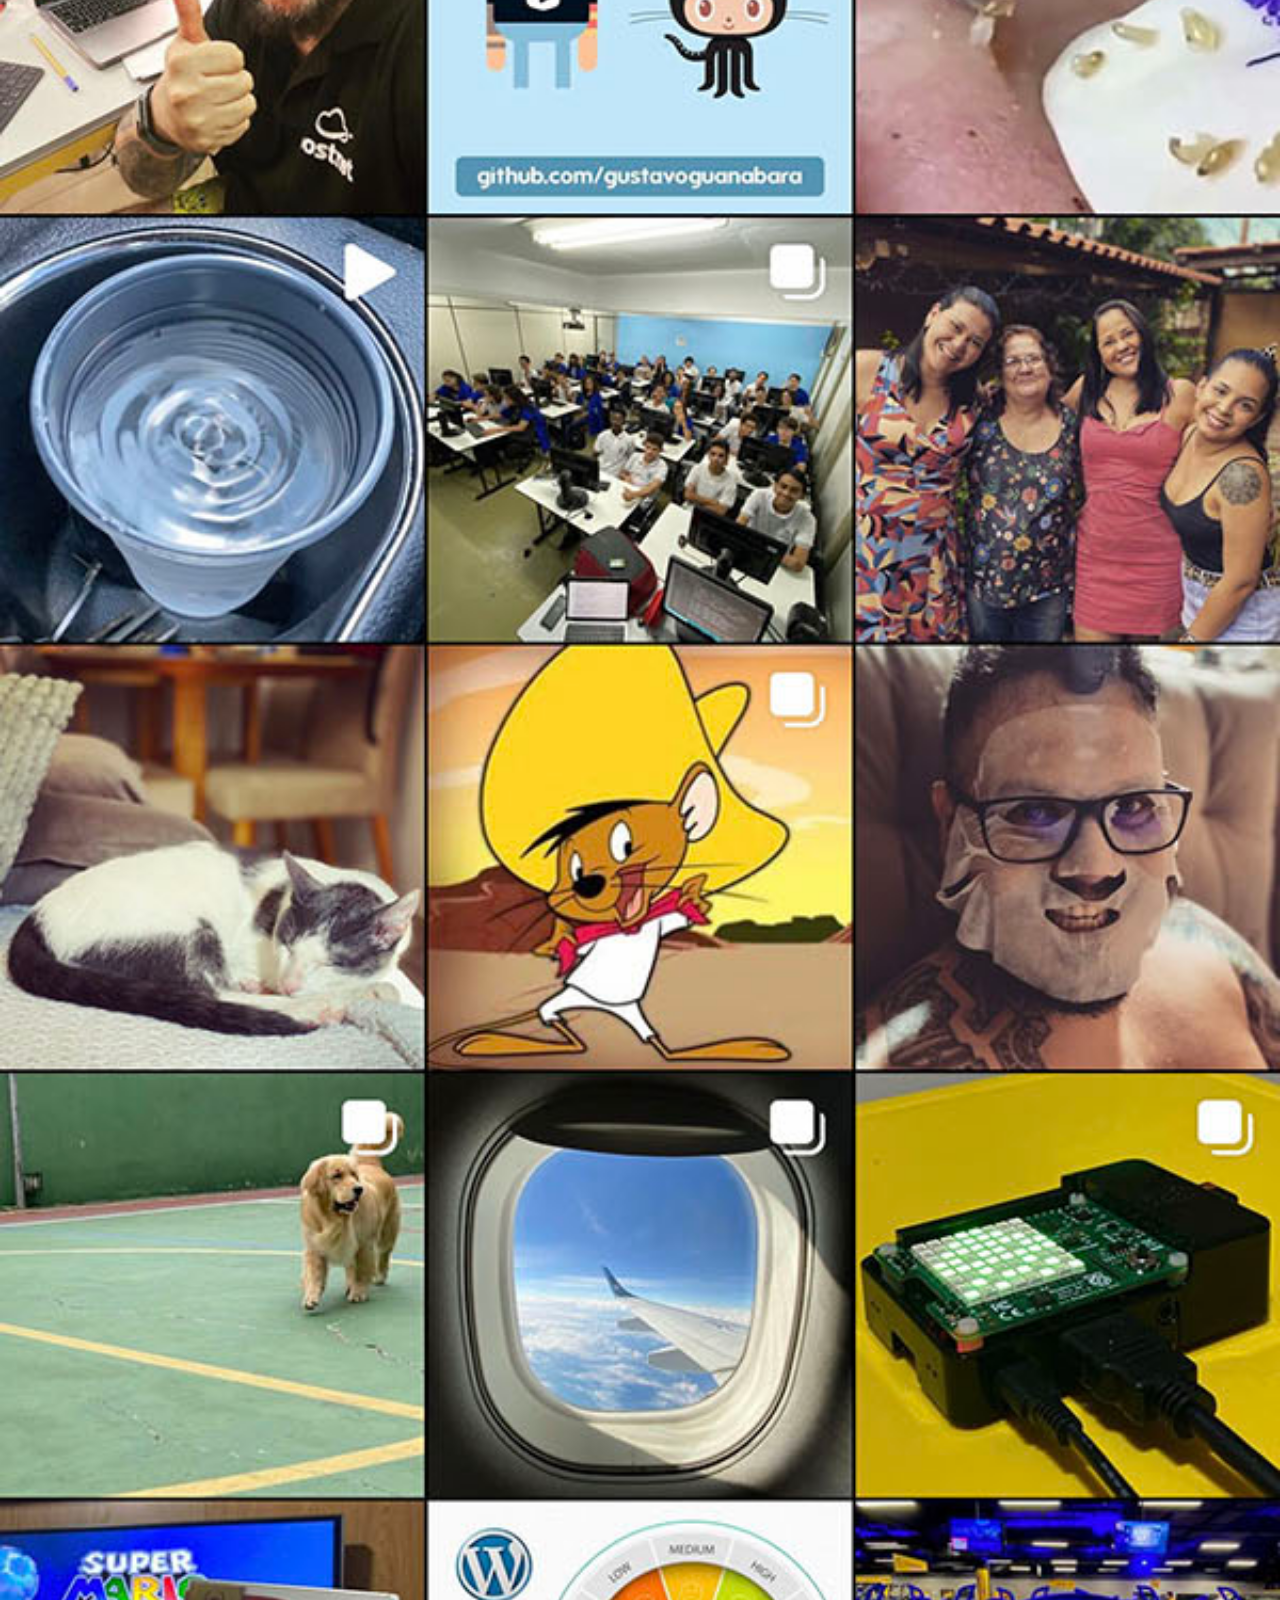
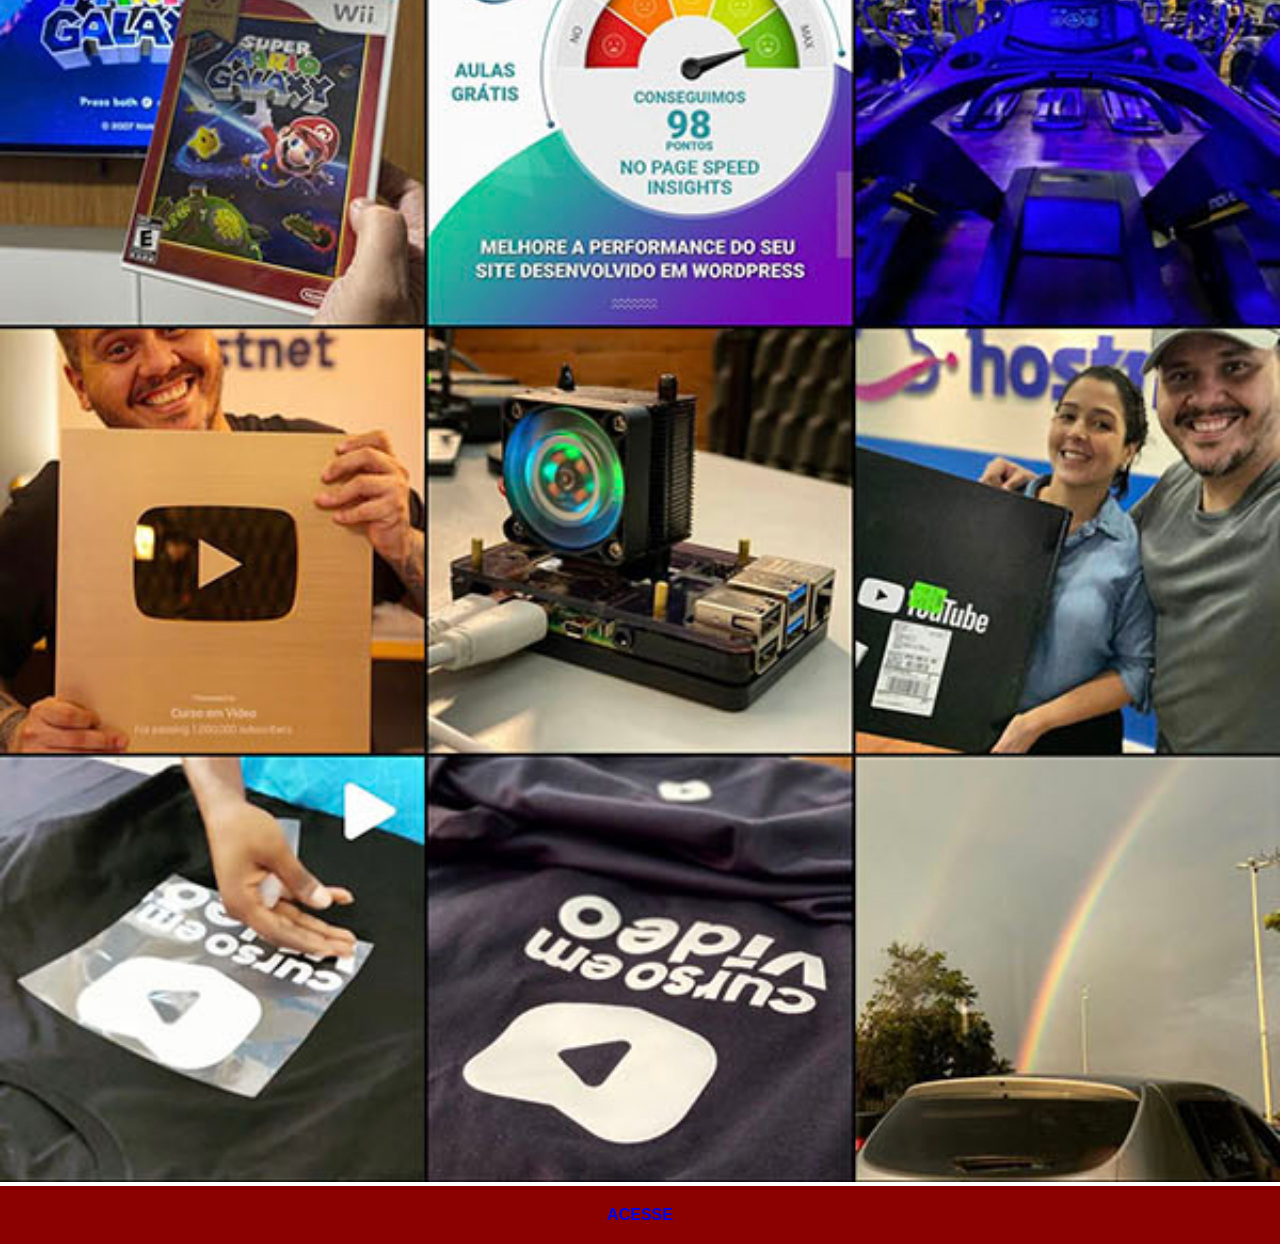
<file: instagram.html>
<!DOCTYPE html>
<html lang="pt-br">
<head>
    <meta charset="UTF-8">
    <meta name="viewport" content="width=device-width, initial-scale=1.0">
    <title>Instagram</title>
    <link rel="stylesheet" href="estilos/social.css">
</head>
<body>
    <img src="imagens/tela-instagram.jpg" alt="Instagram">
    <a href="https://www.instagram.com/gustavoguanabara/" target="_blank">ACESSE</a>
</body>
</html>
</file>
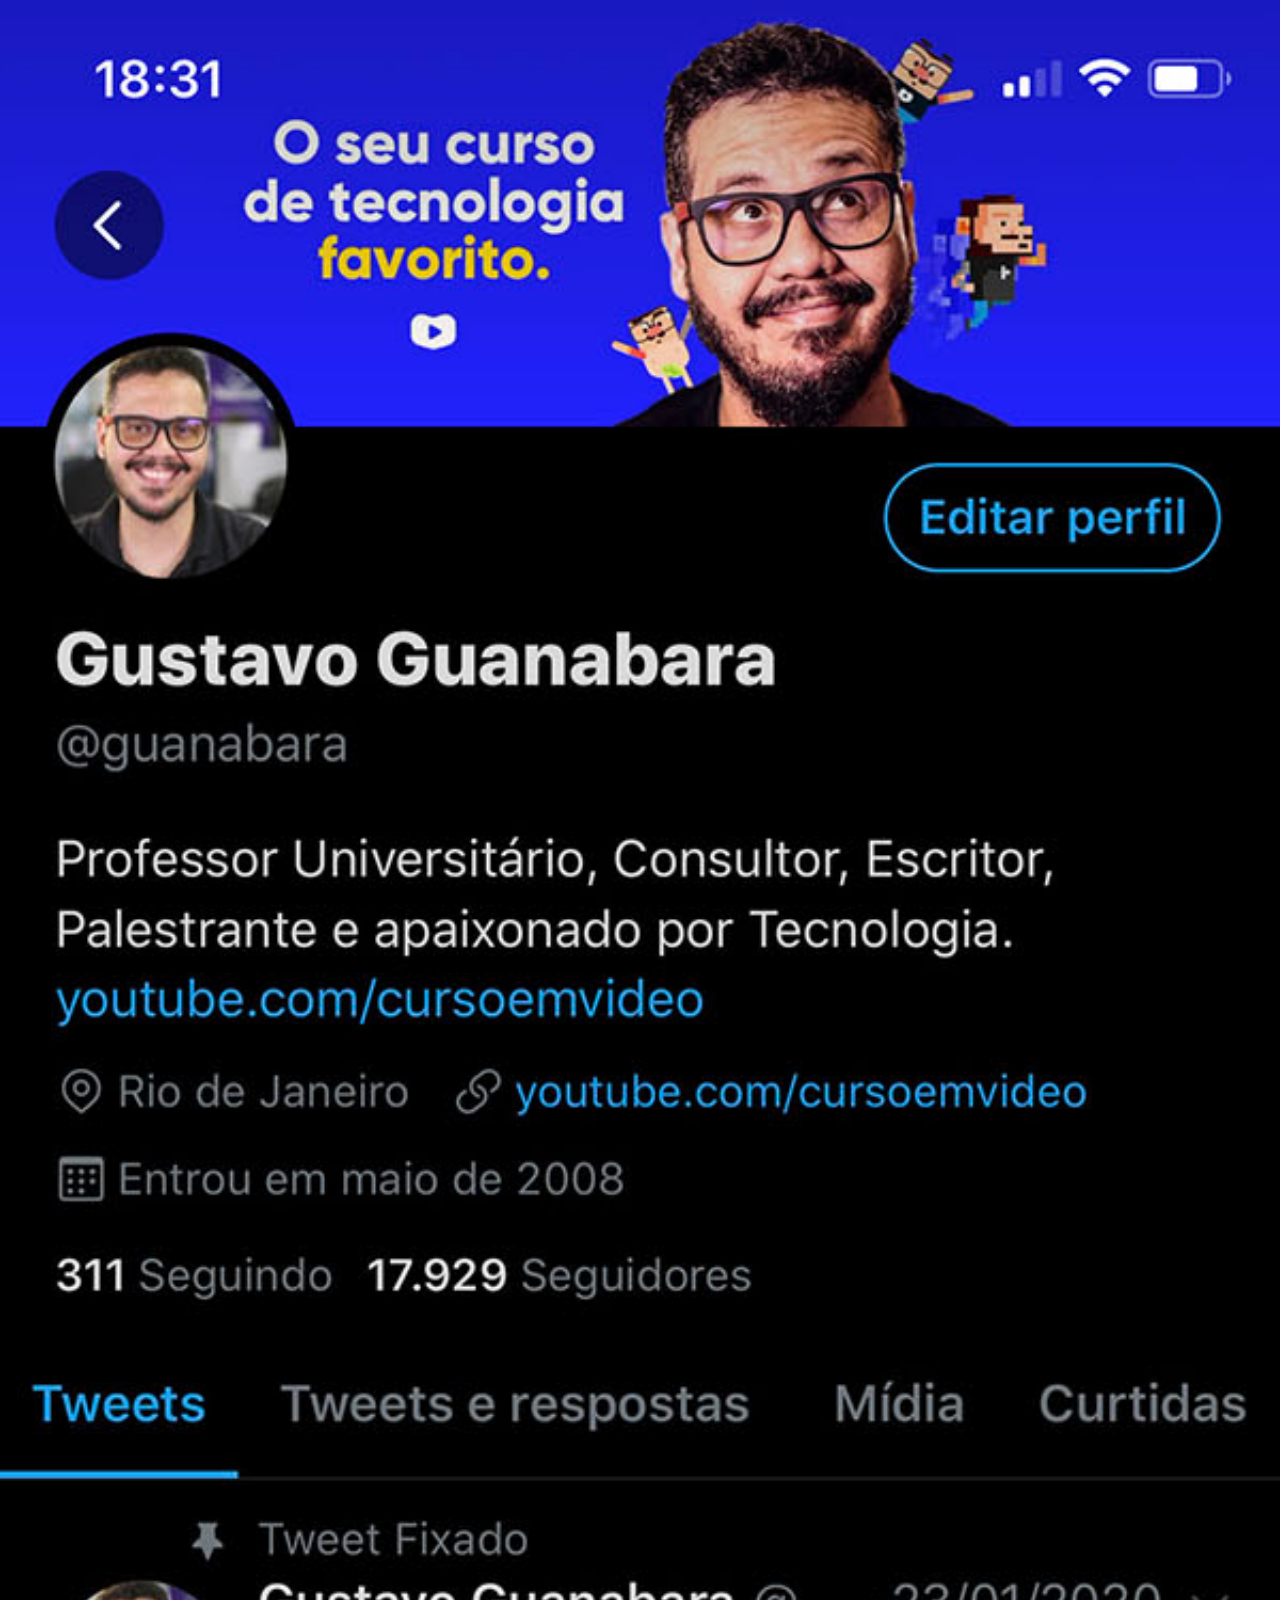
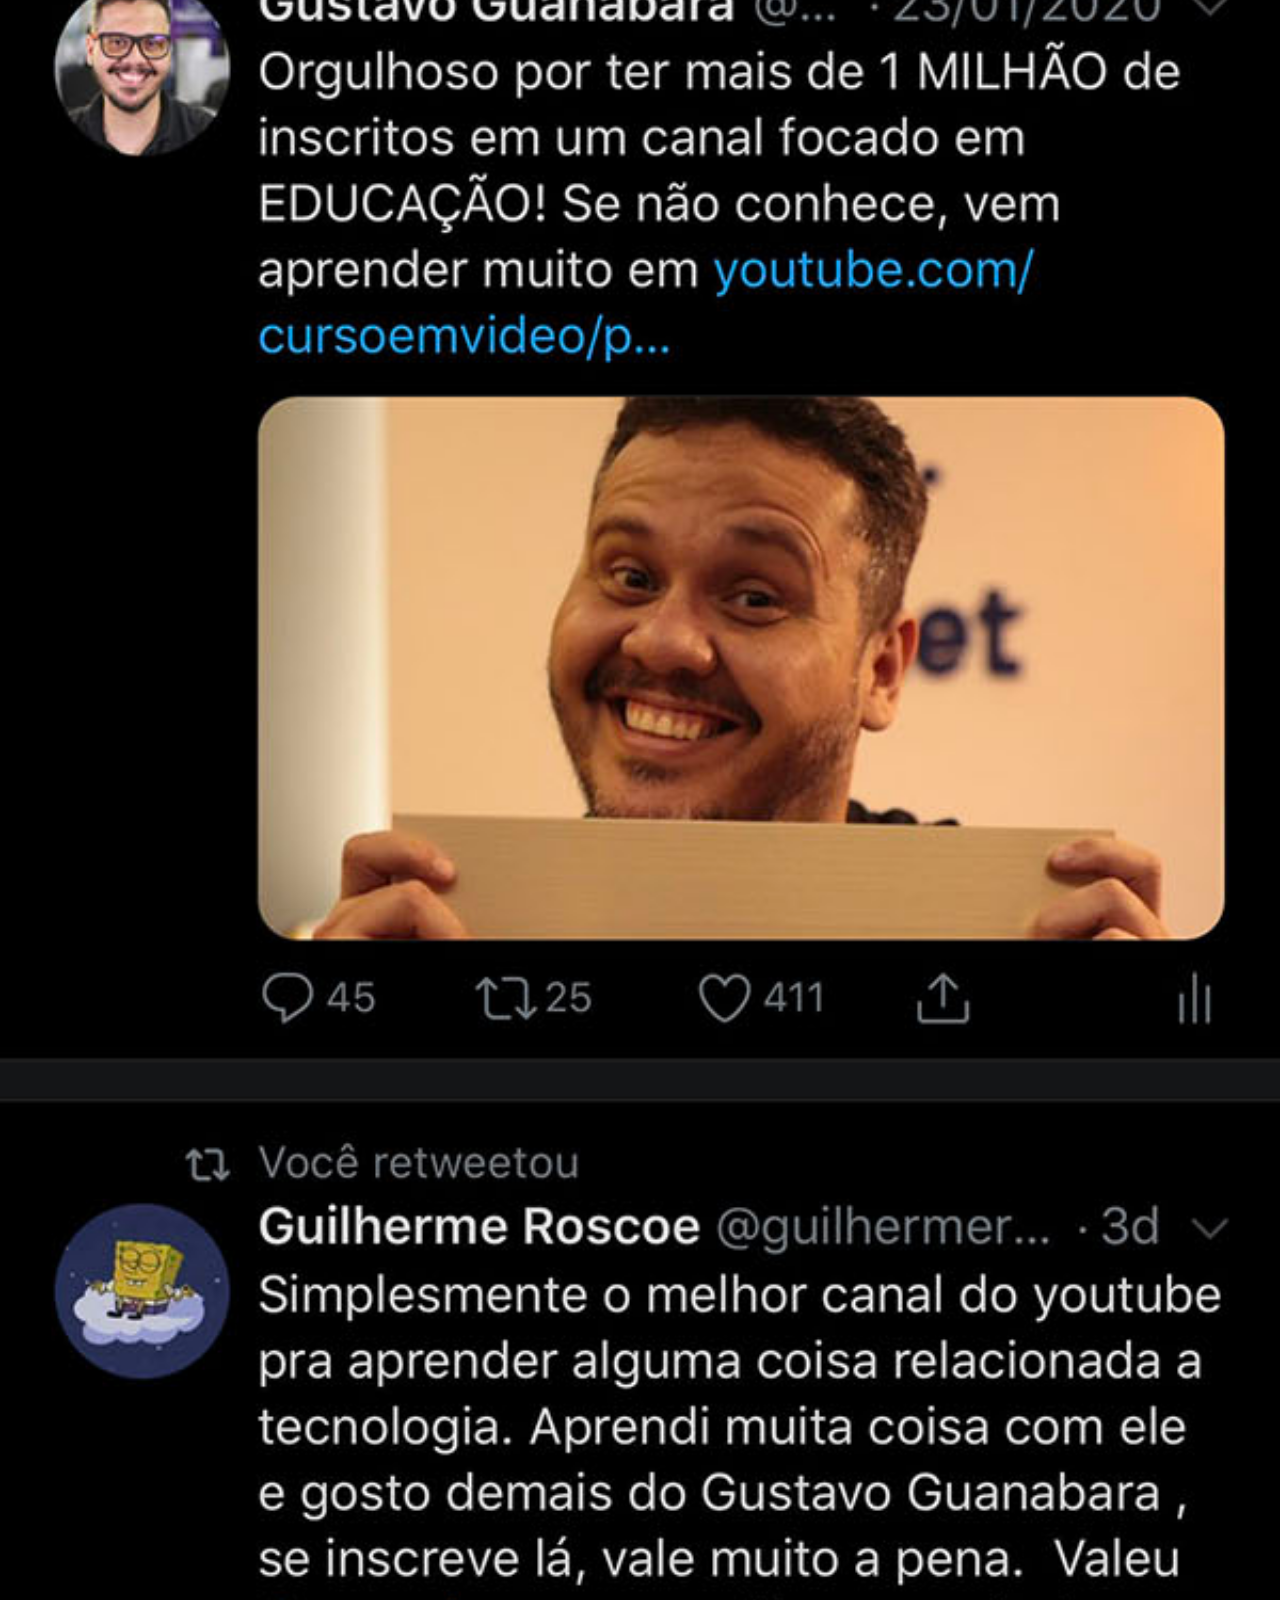
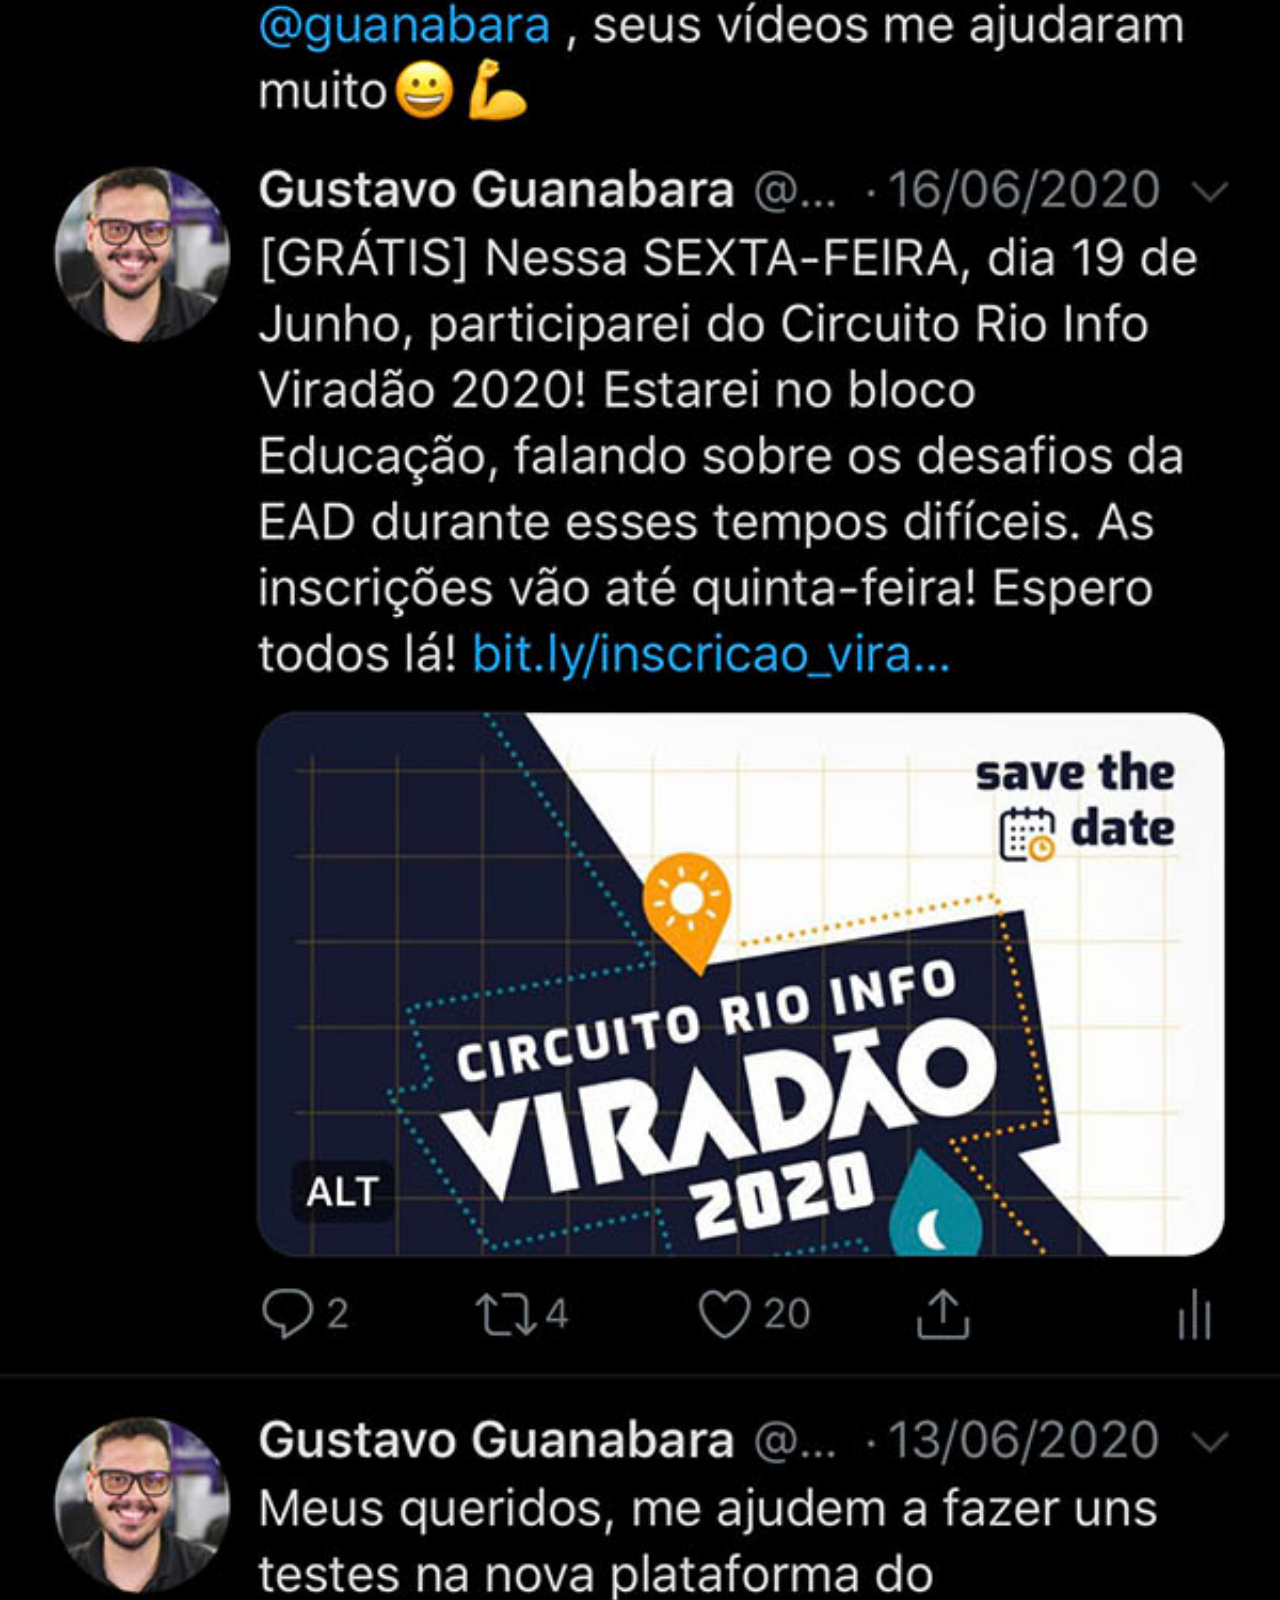
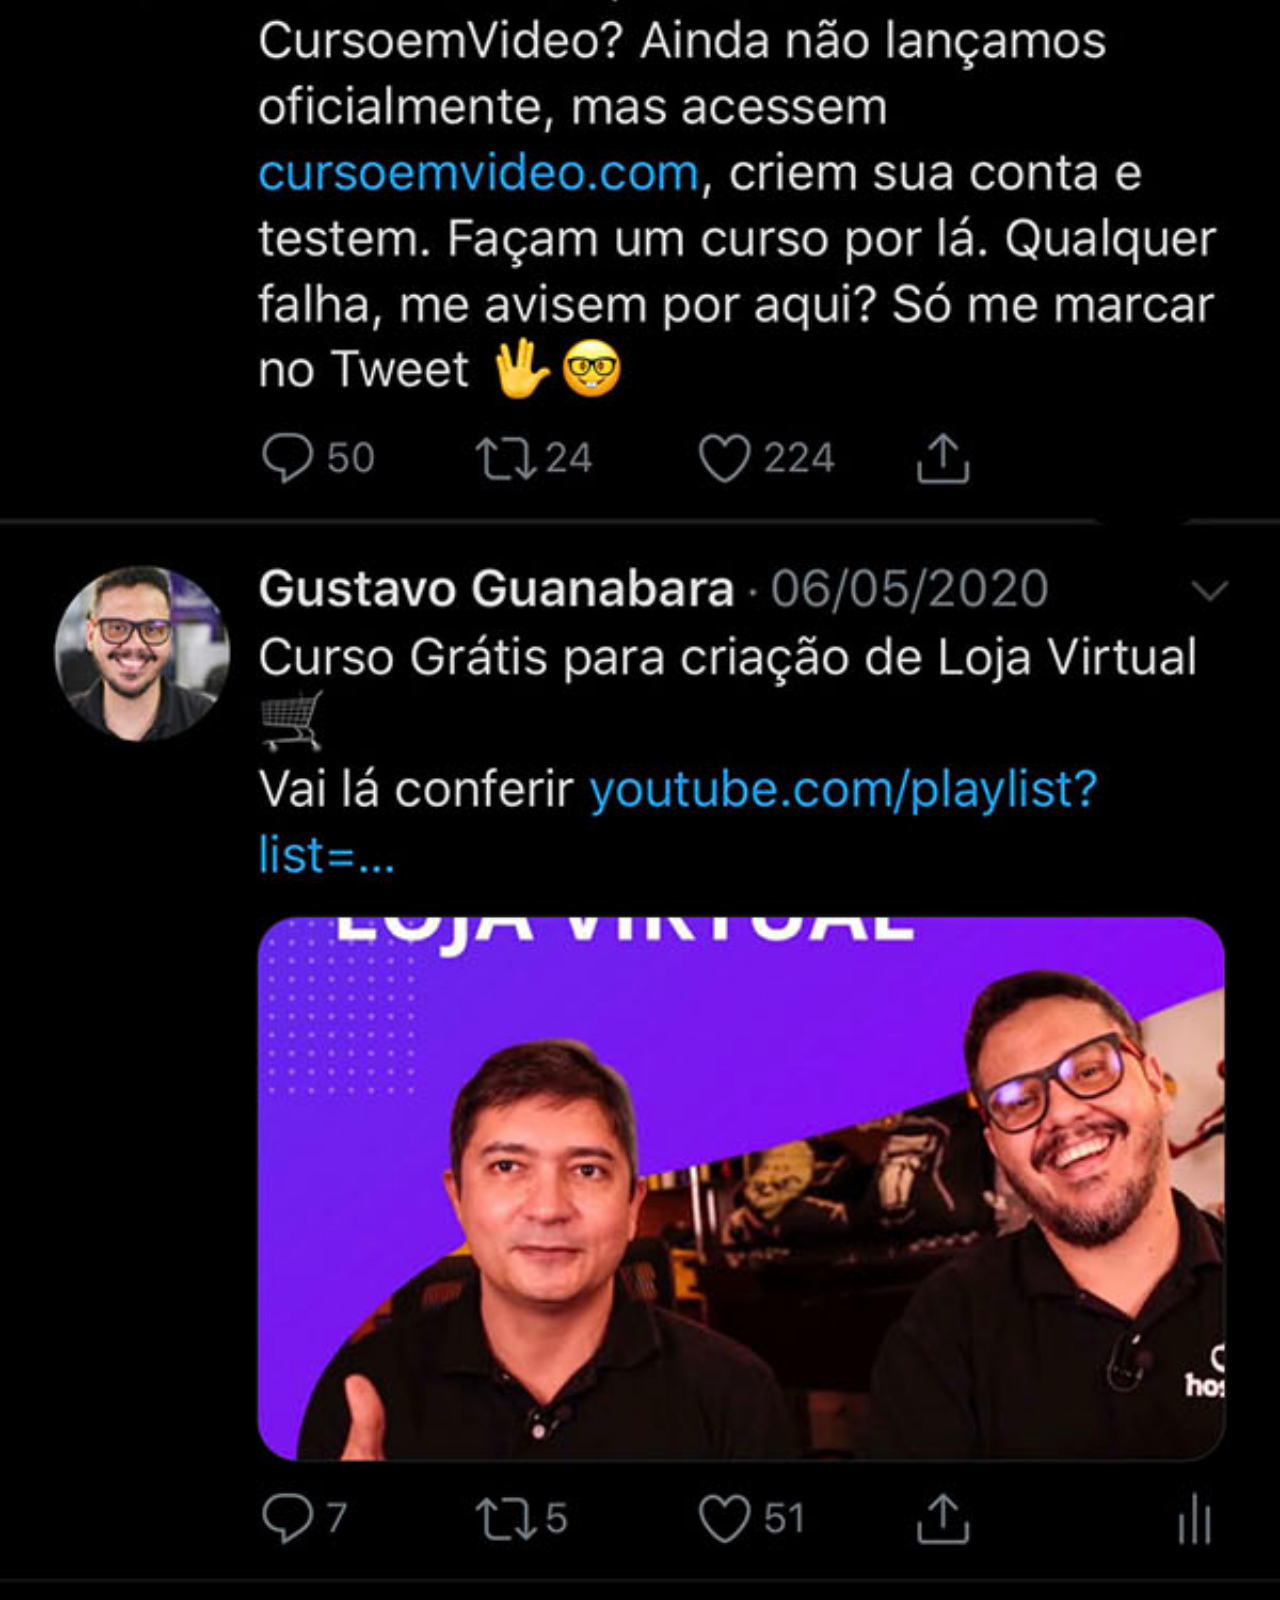
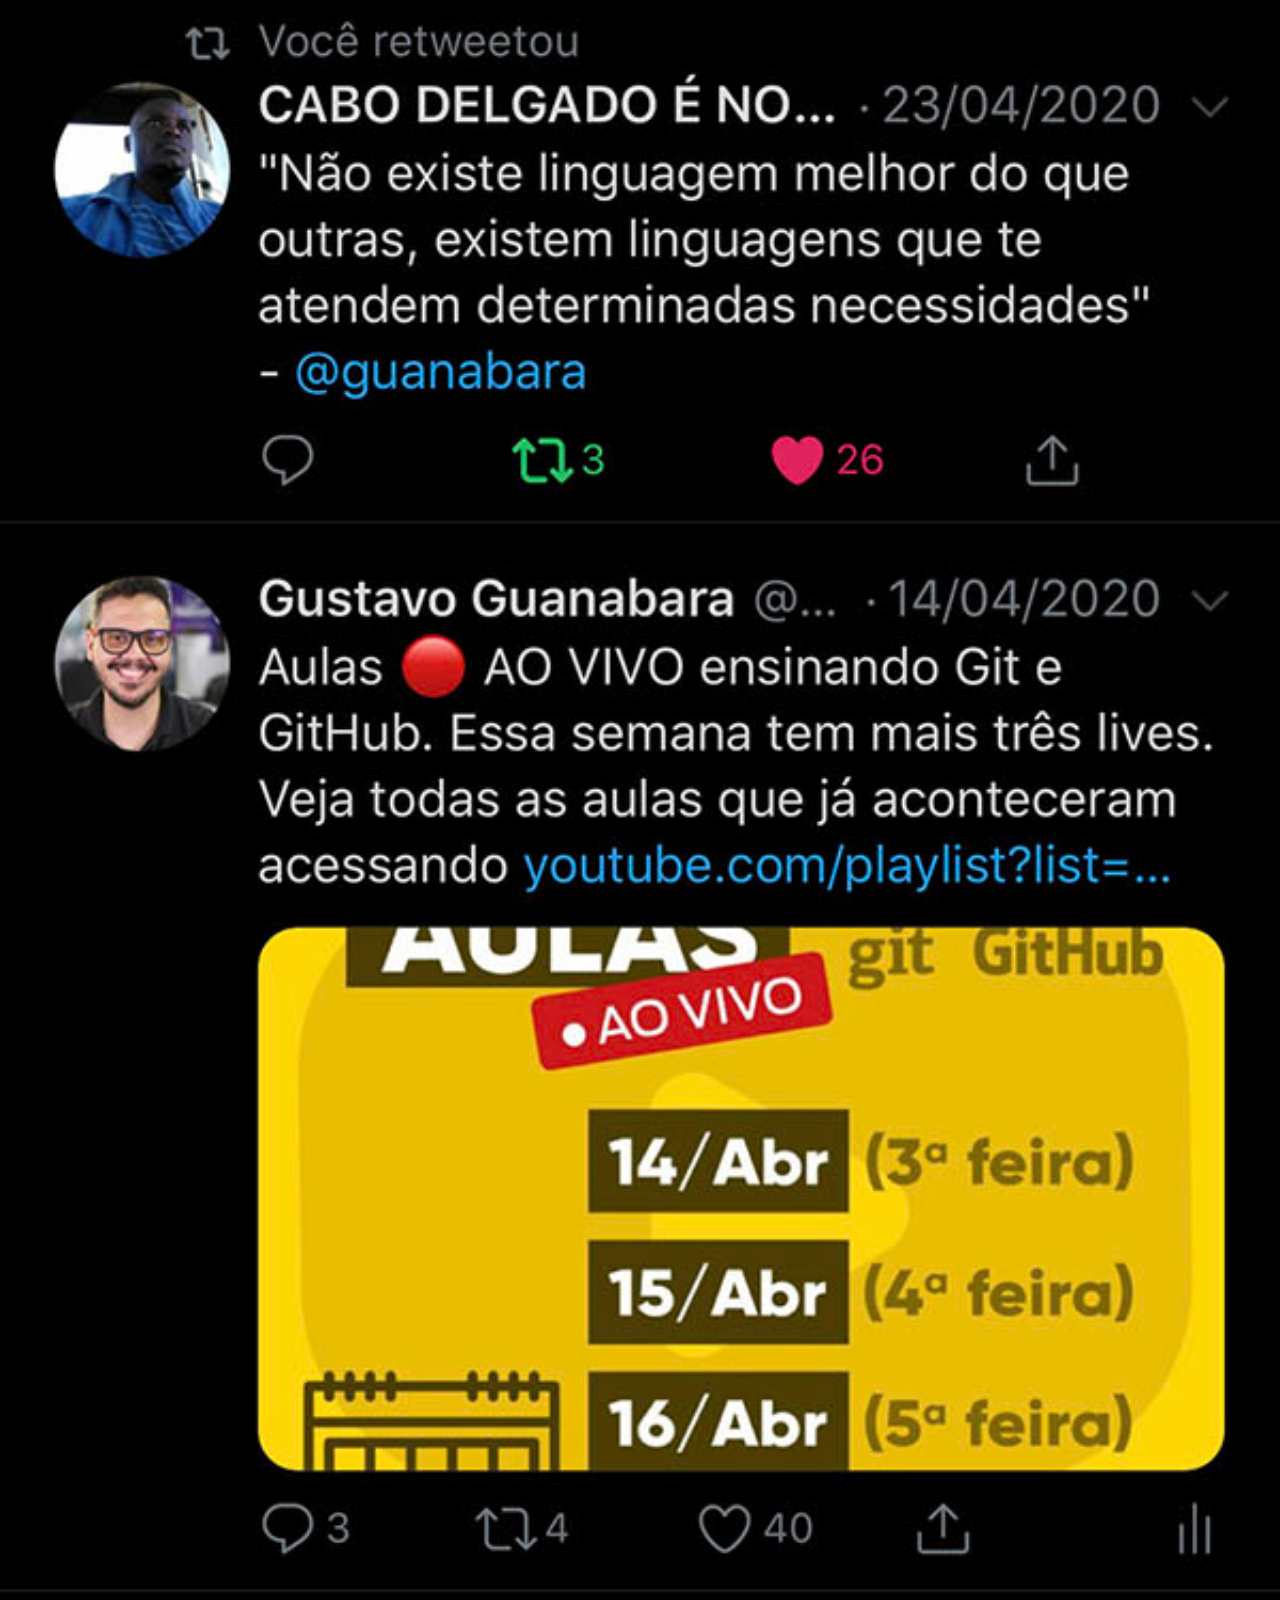
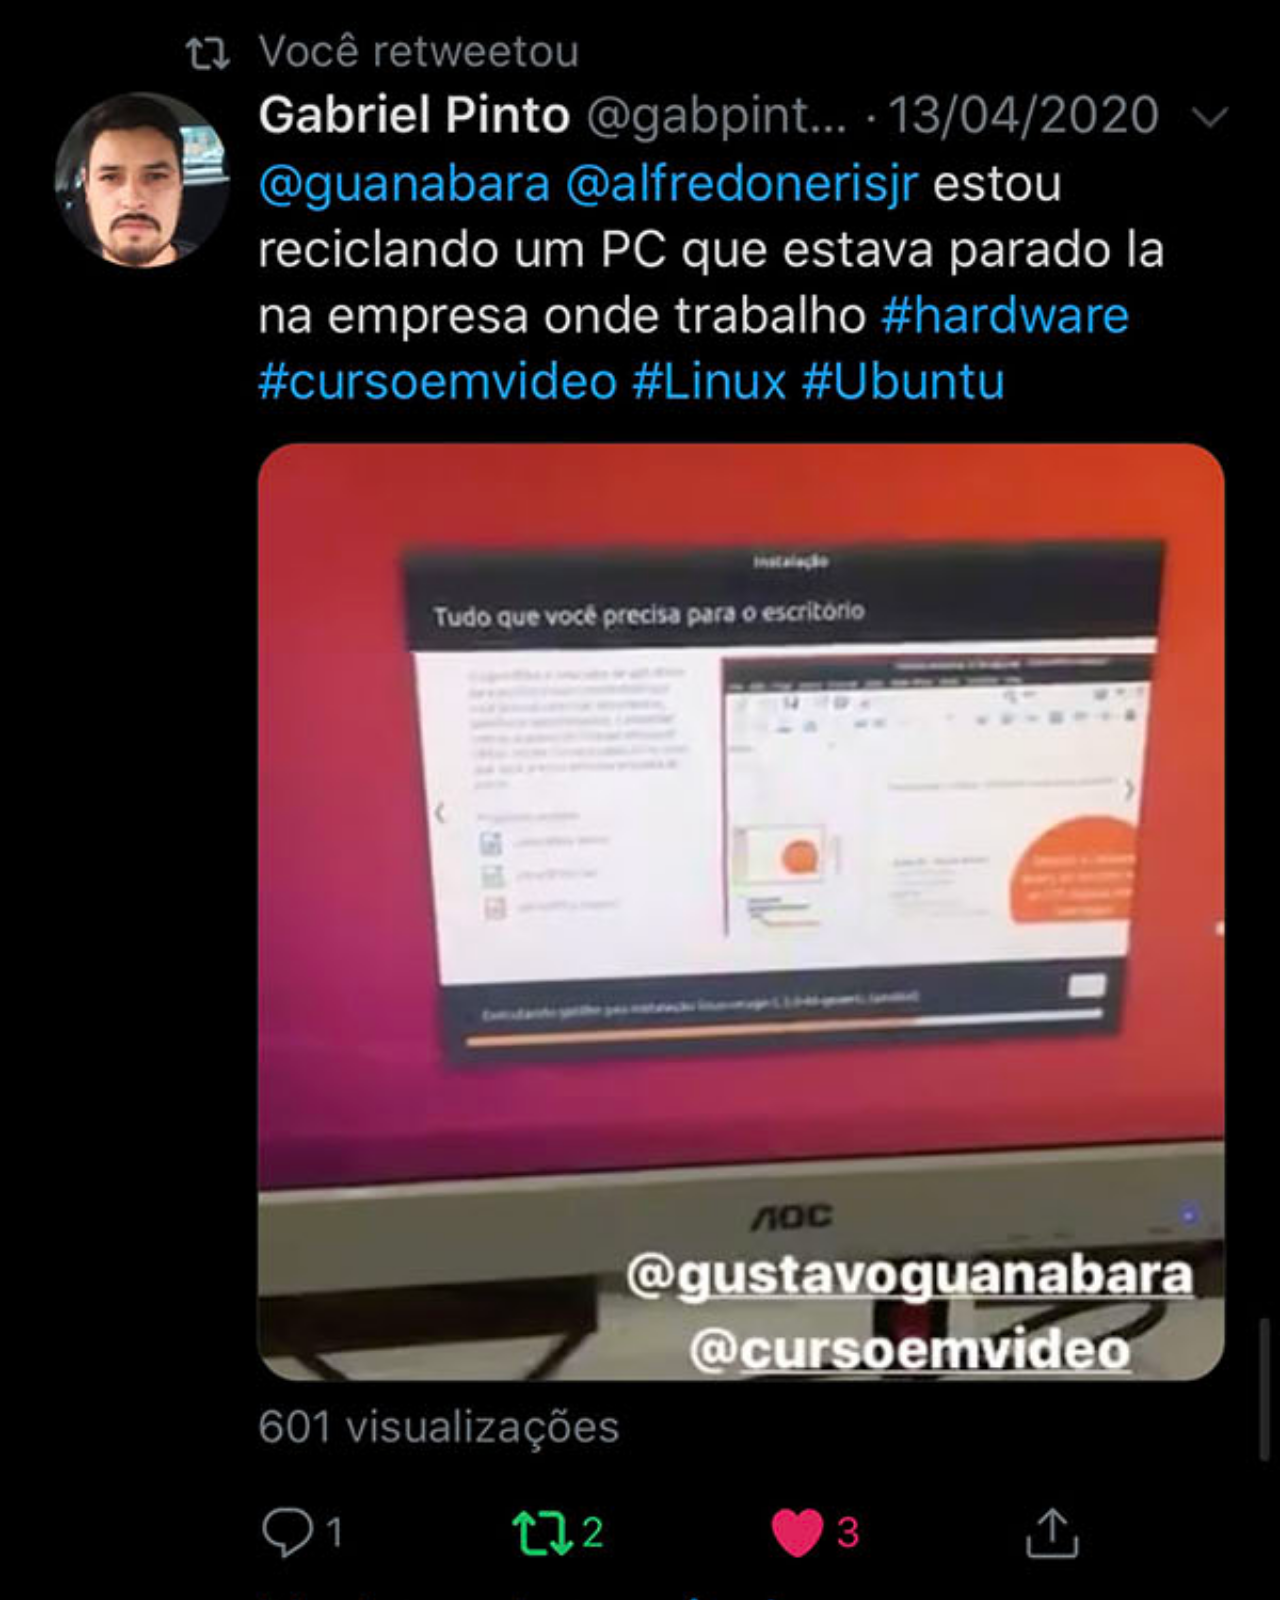
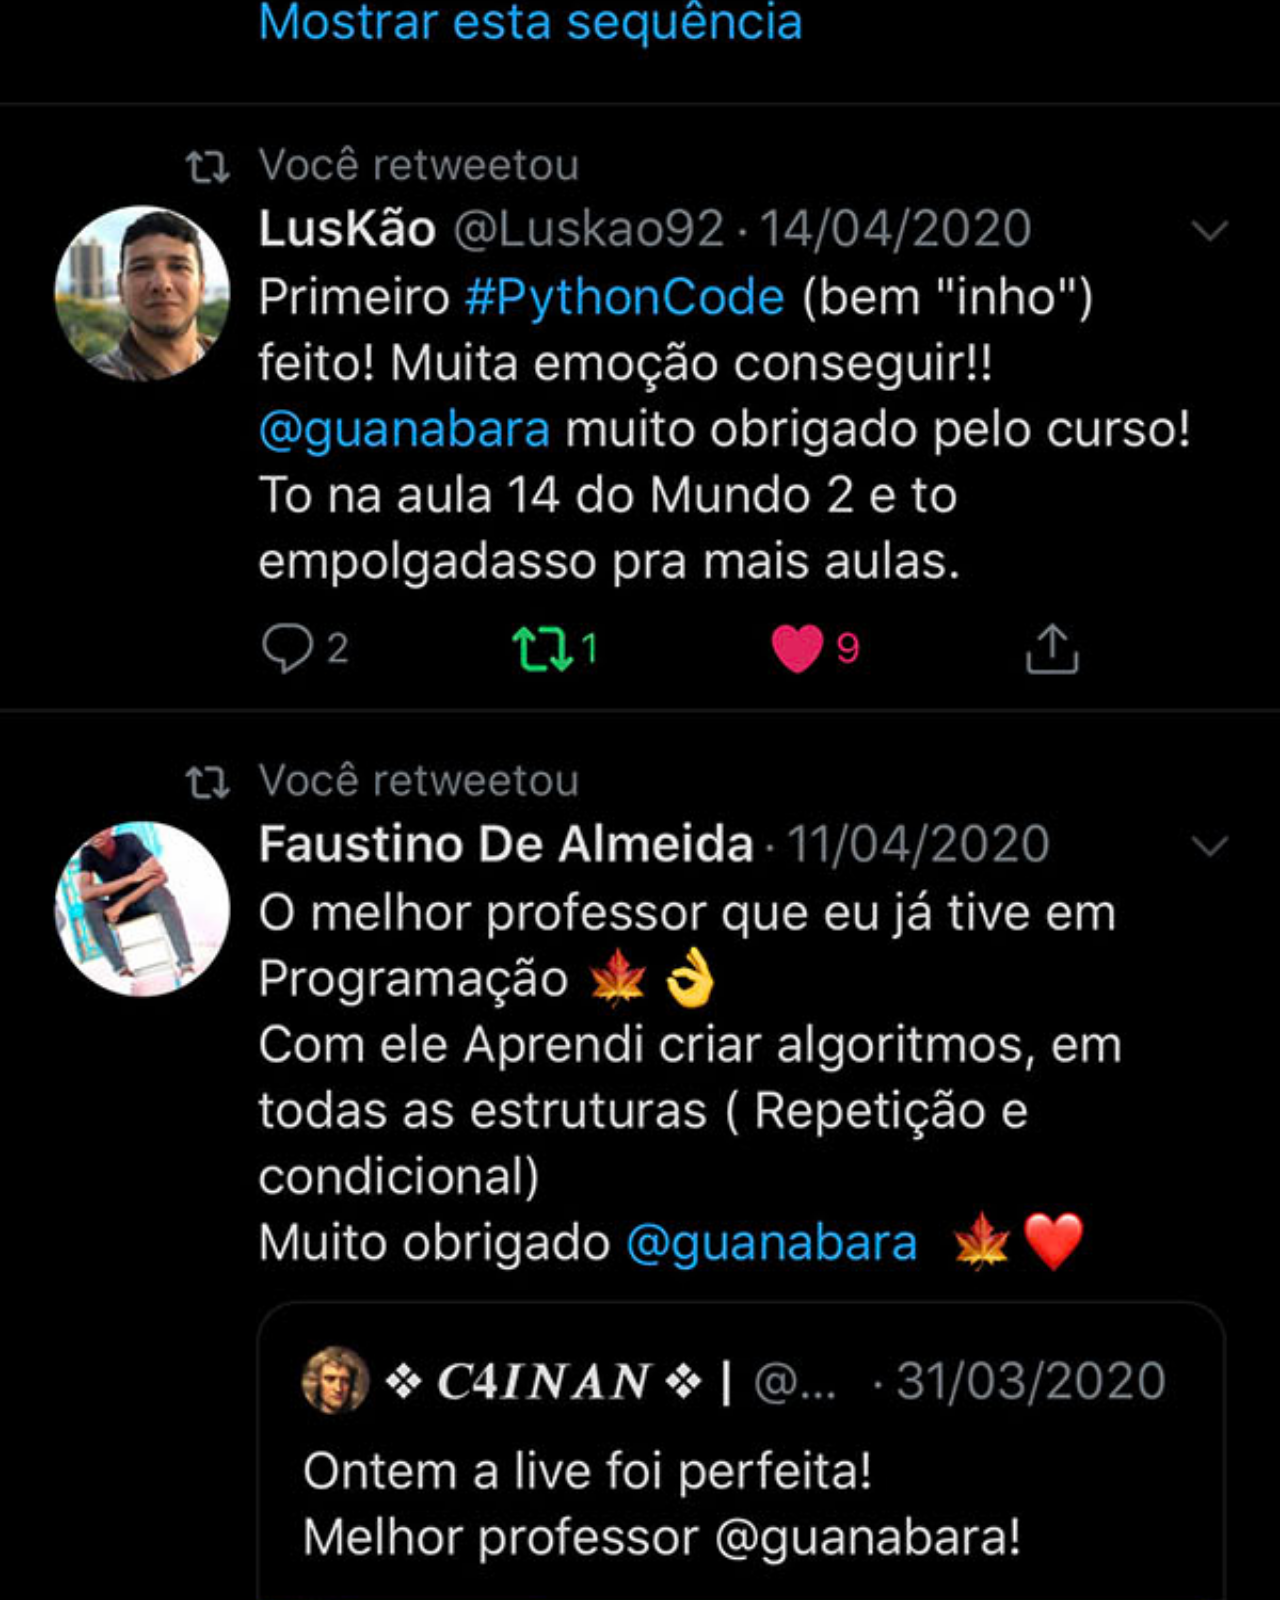
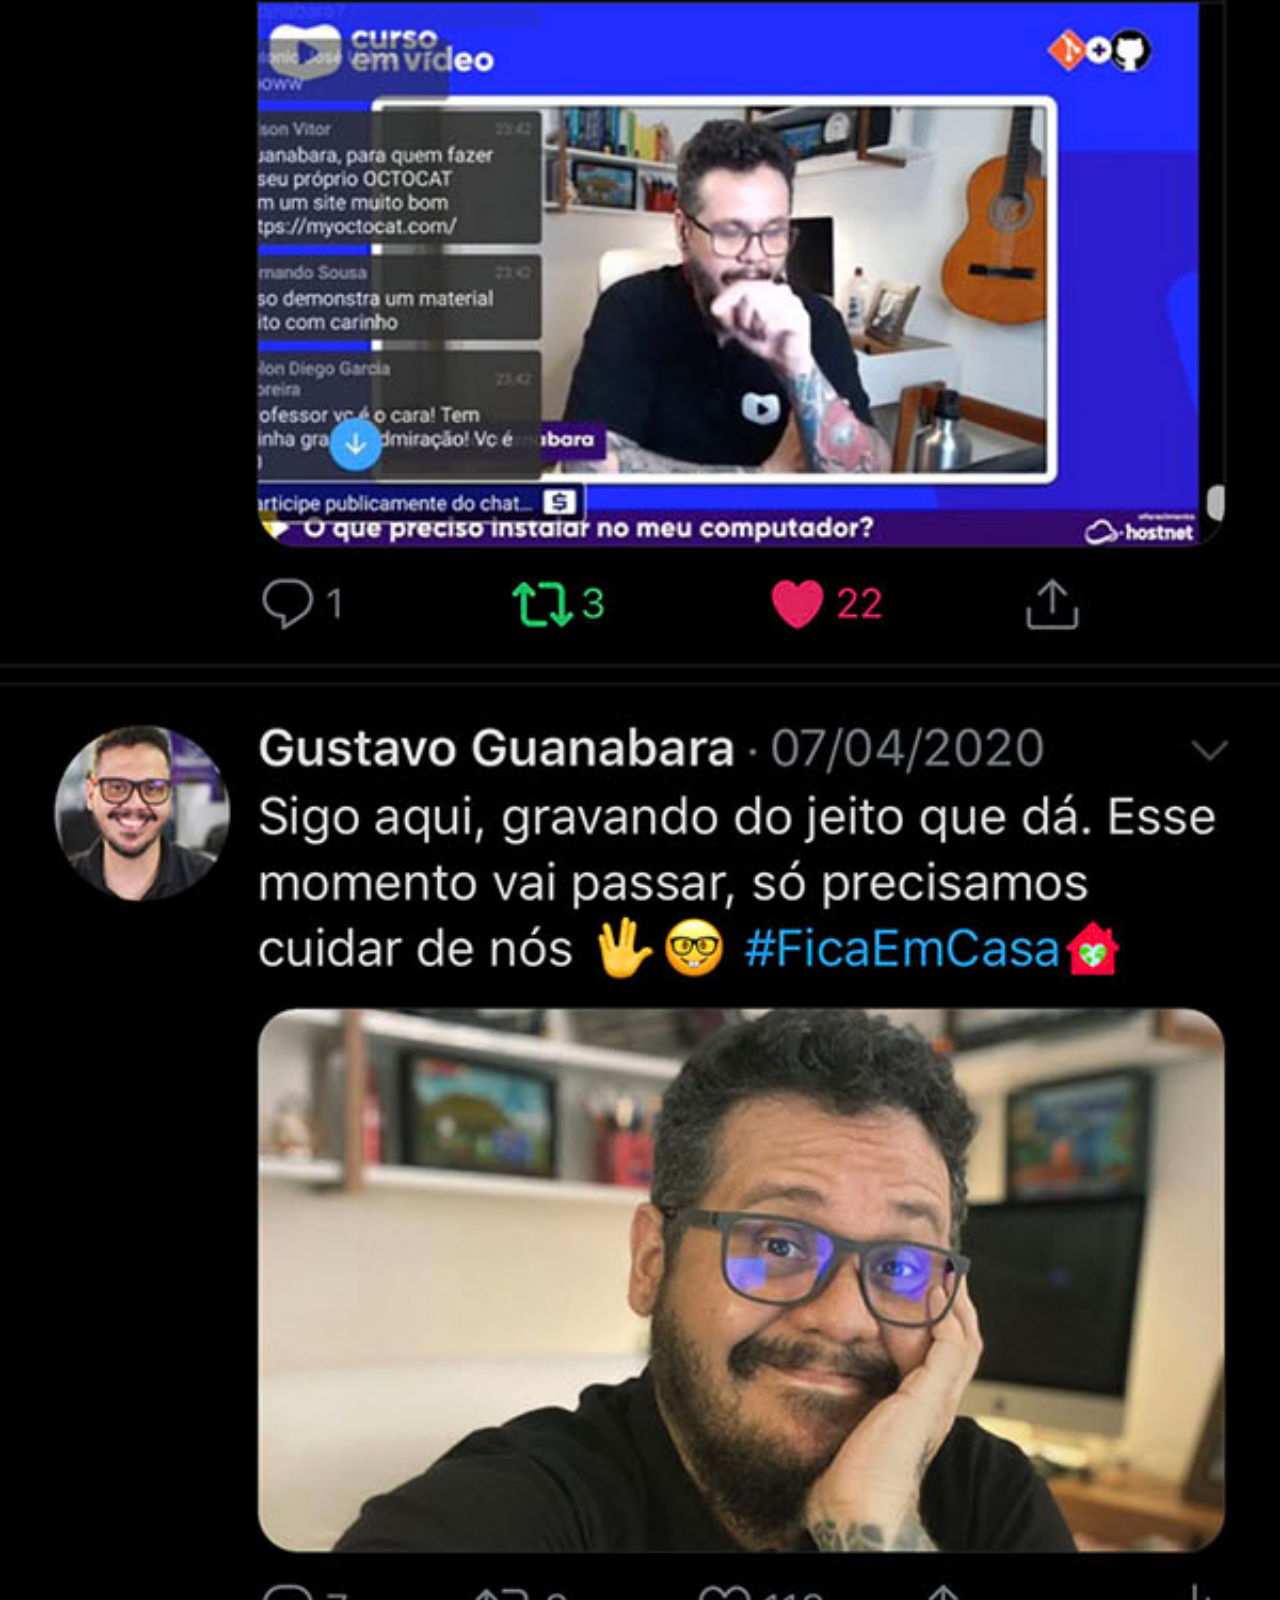
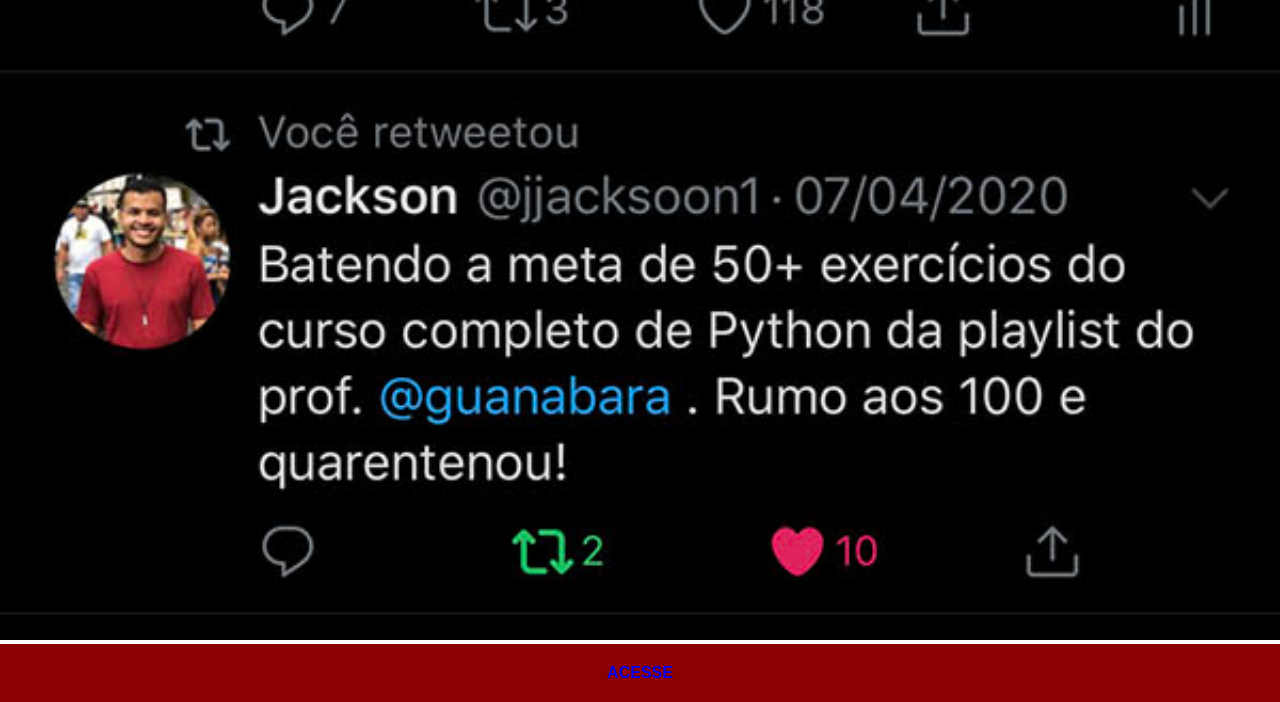
<file: twitter.html>
<!DOCTYPE html>
<html lang="pt-br">
<head>
    <meta charset="UTF-8">
    <meta name="viewport" content="width=device-width, initial-scale=1.0">
    <title>Twitter</title>
    <link rel="stylesheet" href="estilos/social.css">
</head>
<body>
    <img src="imagens/tela-twitter.jpg" alt="Twitter">
    <a href="https://x.com/guanabara" target="_blank">ACESSE</a>
</body>
</html>
</file>
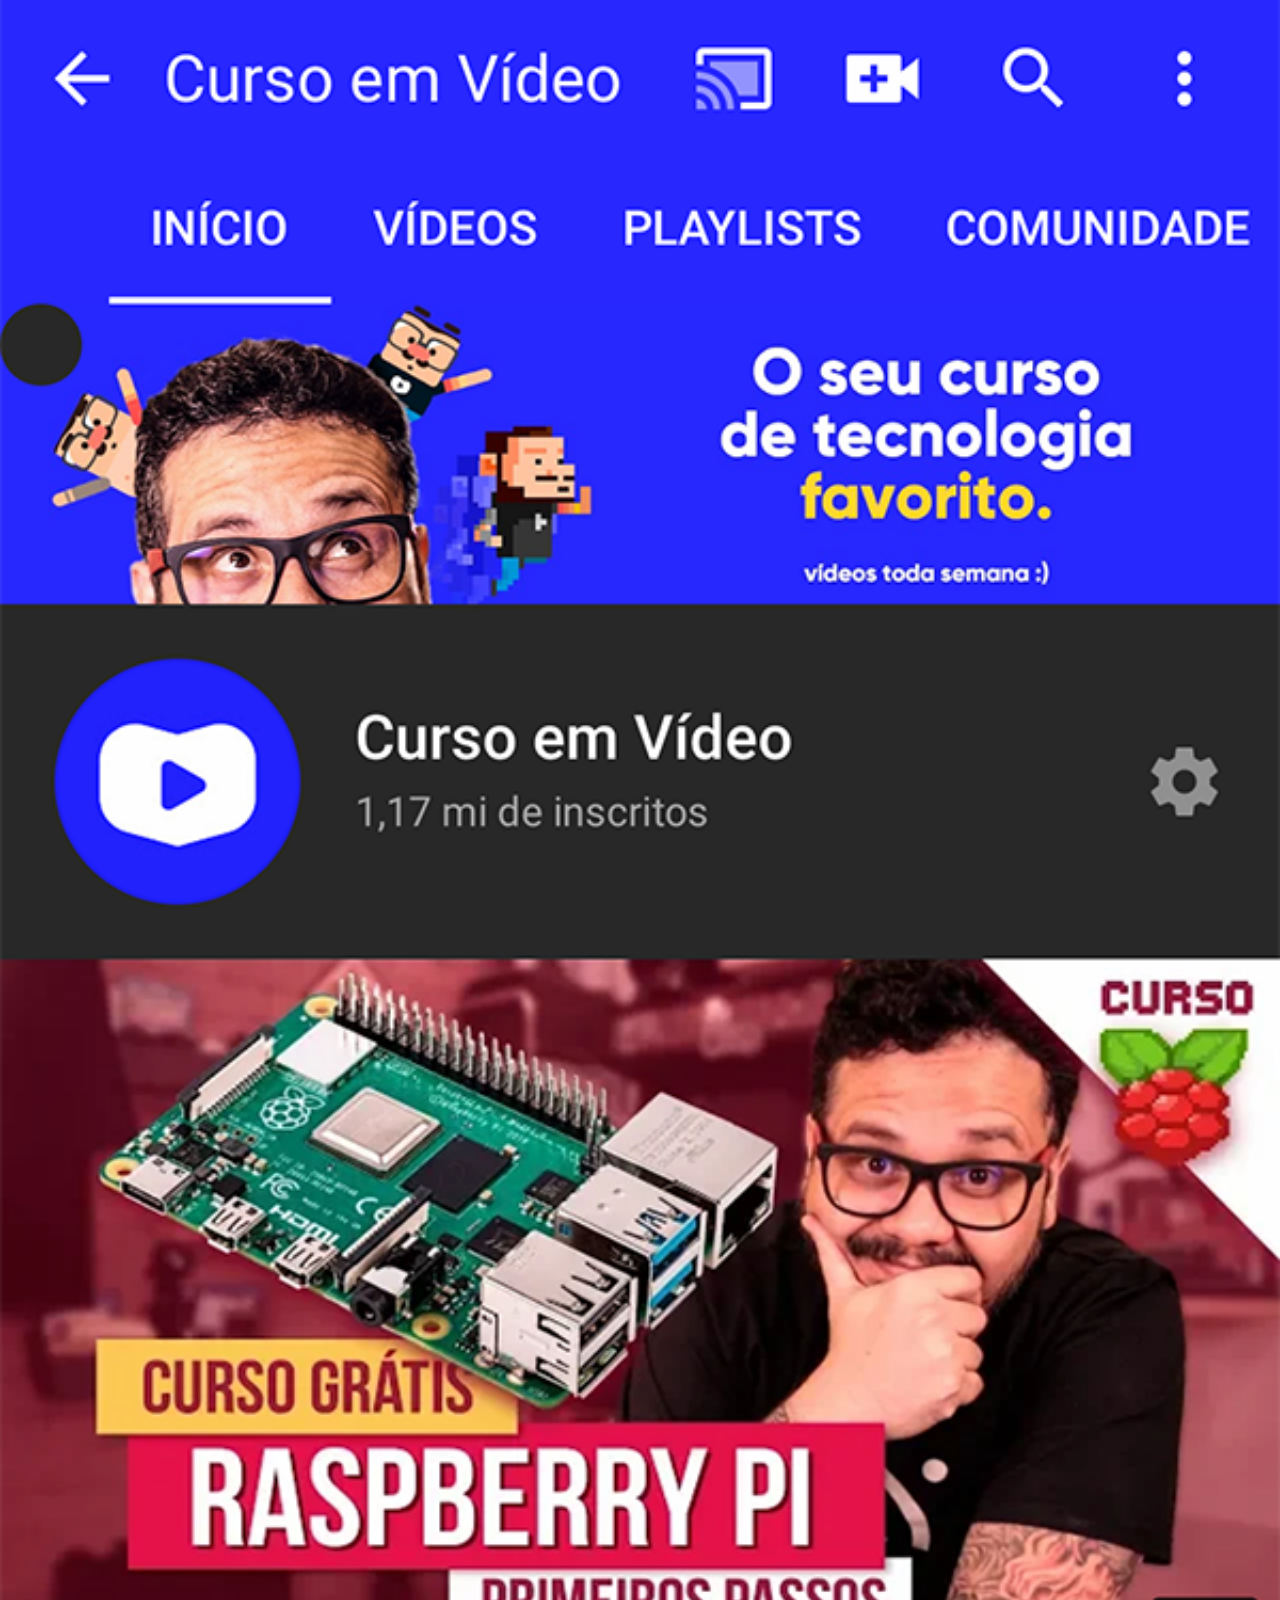
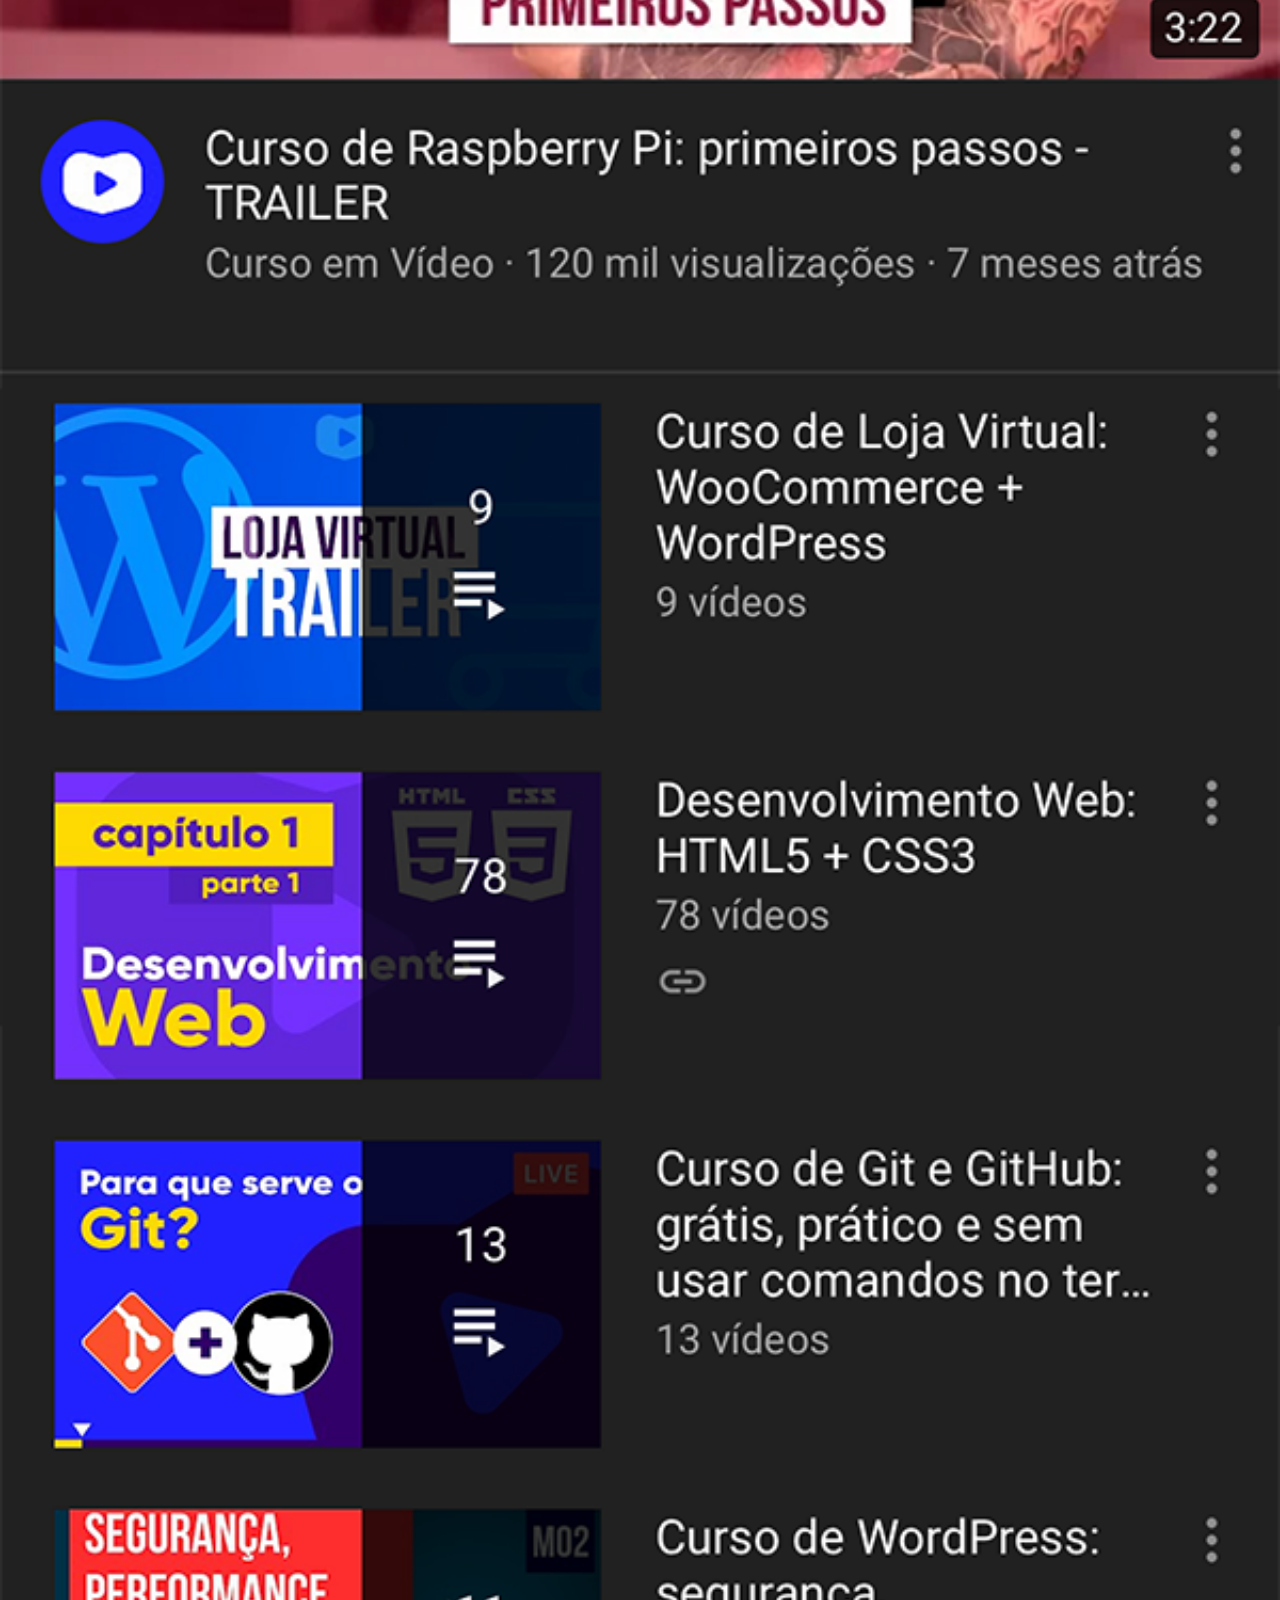
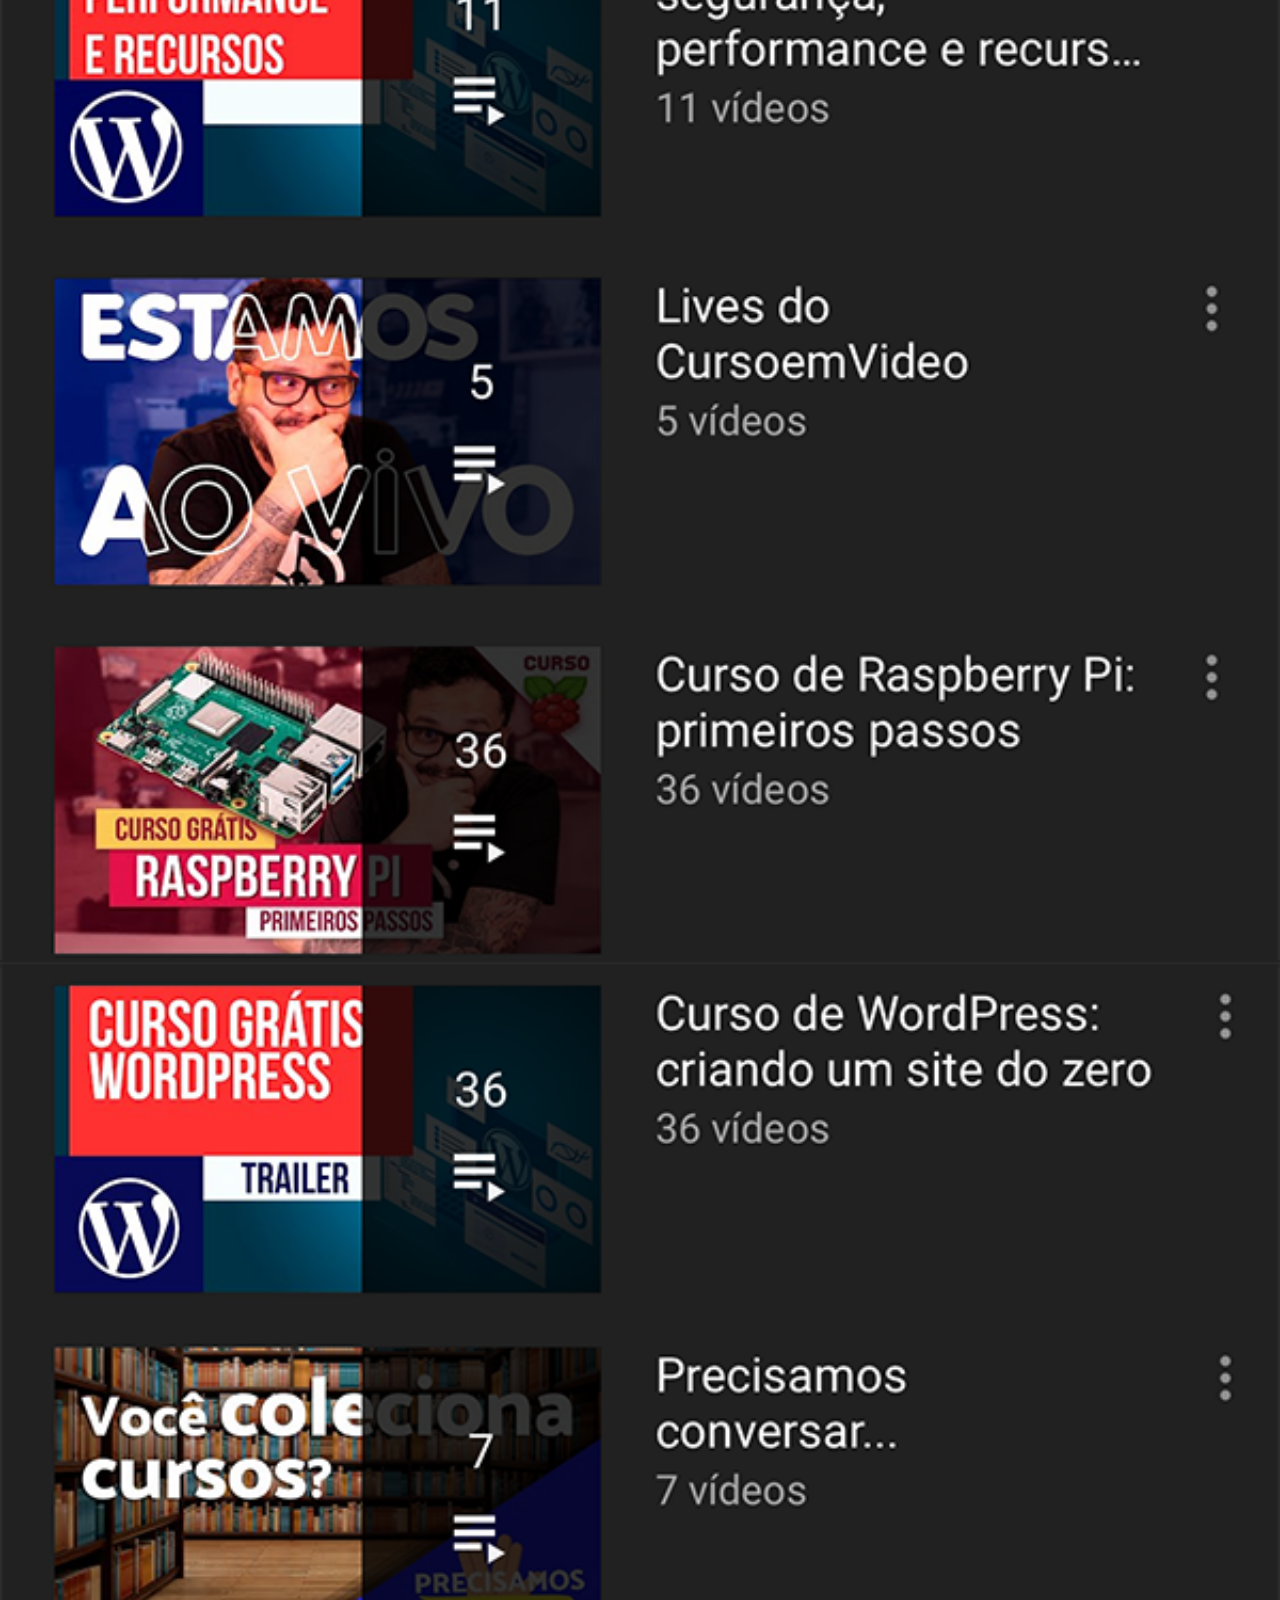
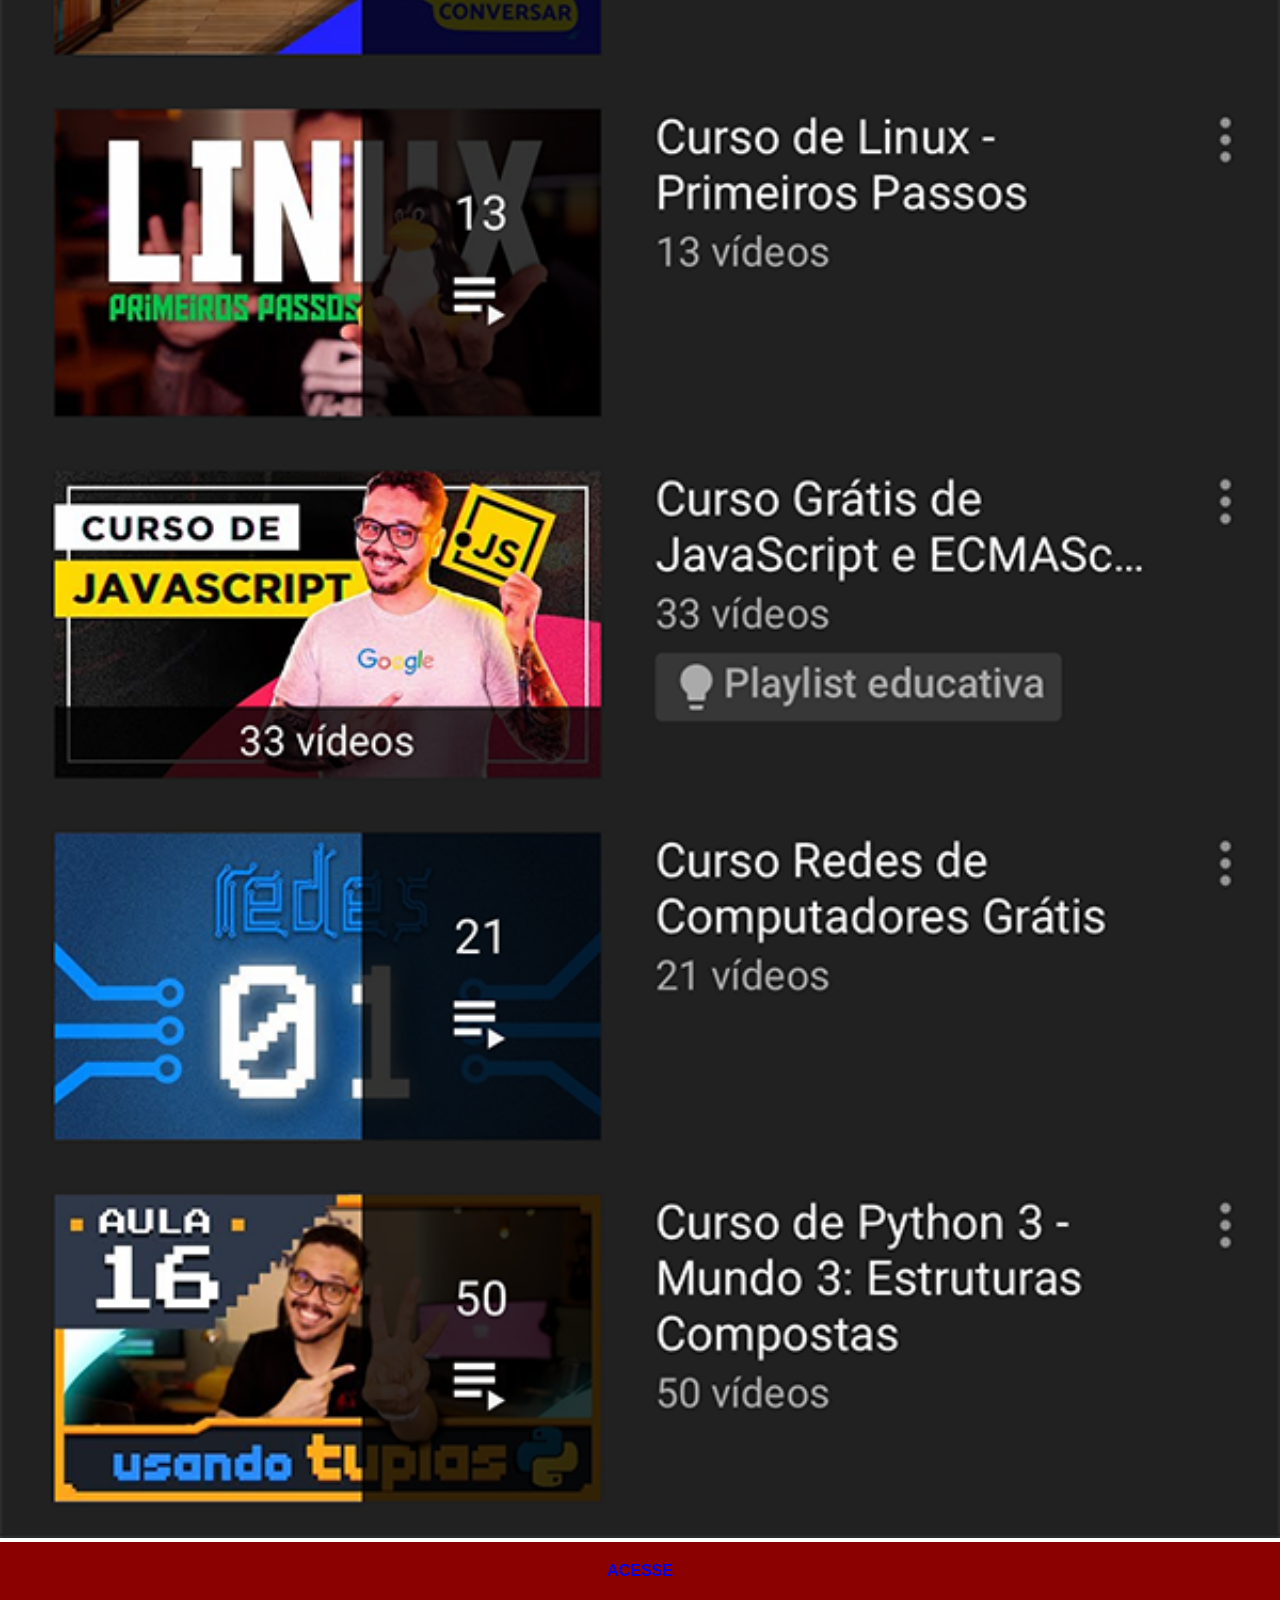
<file: youtube.html>
<!DOCTYPE html>
<html lang="pt-br">
<head>
    <meta charset="UTF-8">
    <meta name="viewport" content="width=device-width, initial-scale=1.0">
    <title>Youtube</title>
    <link rel="stylesheet" href="estilos/social.css">
</head>
<body>
    <img src="imagens/tela-youtube.png" alt="Youtube">
    <a href="https://www.youtube.com/@cursoemvideo/playlists" target="_blank">ACESSE</a>
</body>
</html>
</file>
<file: style.css>
@charset "UTF-8";

* {
    margin: 0px;
    padding: 0px;
    font-family: Arial, Helvetica, sans-serif;
}

html, body {
    height: 100vh;
    width: 100vw;
    background-color: black;
}

body {
    background: url(imagens/fundo-madeira.jpg) no-repeat
    top center;
    background-size: cover;
    background-attachment: fixed;
}

main {
    position: relative;
    height: 100vh;
}

section#telefone {
    position: absolute;
    top: 50%;
    left: 50%;
    transform: translate(-50%, -50%);

    height: 627px;
    width: 311px;
    background-image: url(imagens/frame-iphone.png);
}

iframe#tela {
    position: relative;
    top: 80px;
    left: 22px;
    width: 269px;
    height: 471px;
}

section#redes-sociais {
    text-align: right;
}

section#redes-sociais img {
    width: 50px;
    height: 50px;
    margin: 10px;
    border-radius: 50%;
    box-shadow: 2px 2px 5px black;
    box-sizing: border-box;
}

section#redes-sociais img:hover {
    border: 2px solid white;
    transform: translate(-3px, -3px);
    box-shadow: 5px 5px 10px black;
}
</file>
<file: estilos/social.css>
@charset "UTF-8";

* {
            margin: 0px;
            padding: 0px;
            font-family: Arial, Helvetica, sans-serif;
        }

        ::-webkit-scrollbar {
            width: 0px;
            height: 0px;
        }

        img{
            width: 100vw;
        }

        a {
            display: block;
            background-color: darkred;
            padding: 20px;
            text-align: center;
            font-weight: bolder;
            text-decoration: none;
        }

        a:hover {
            background-color: red;
        }
</file>
